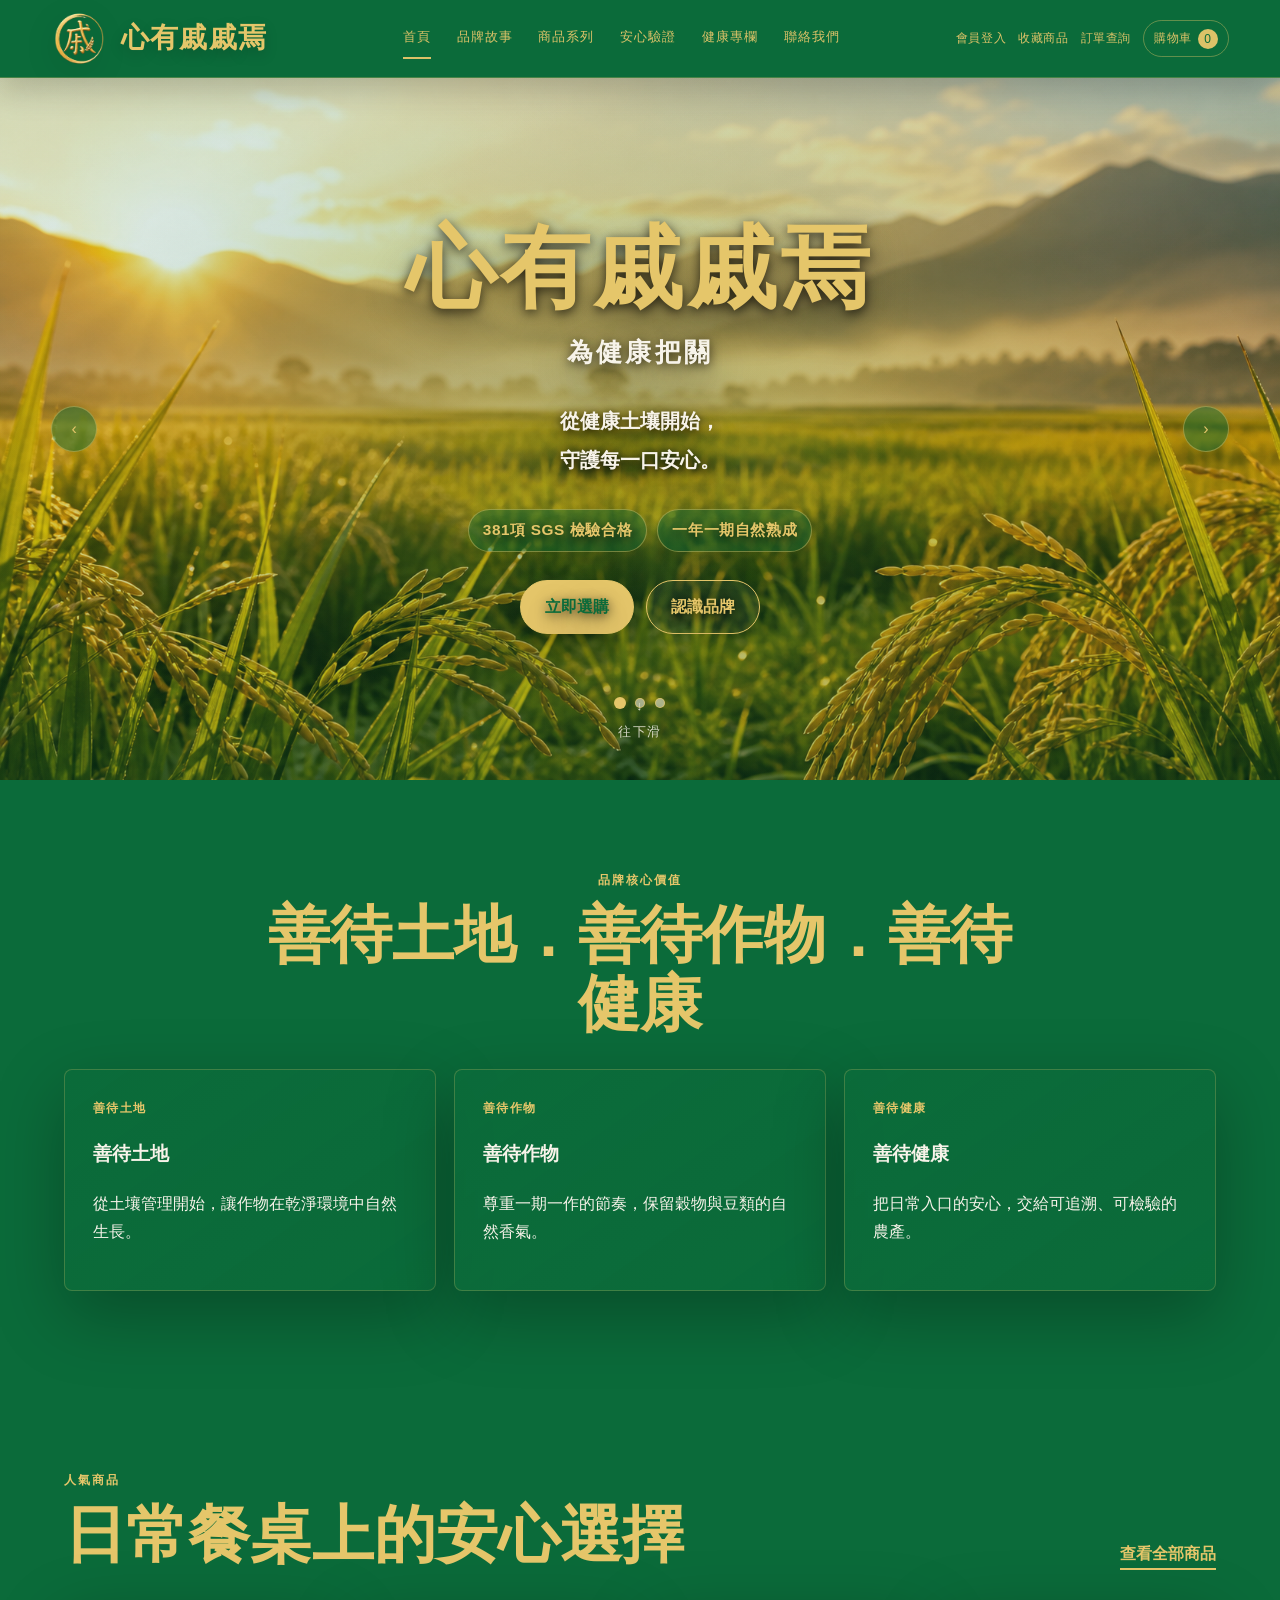
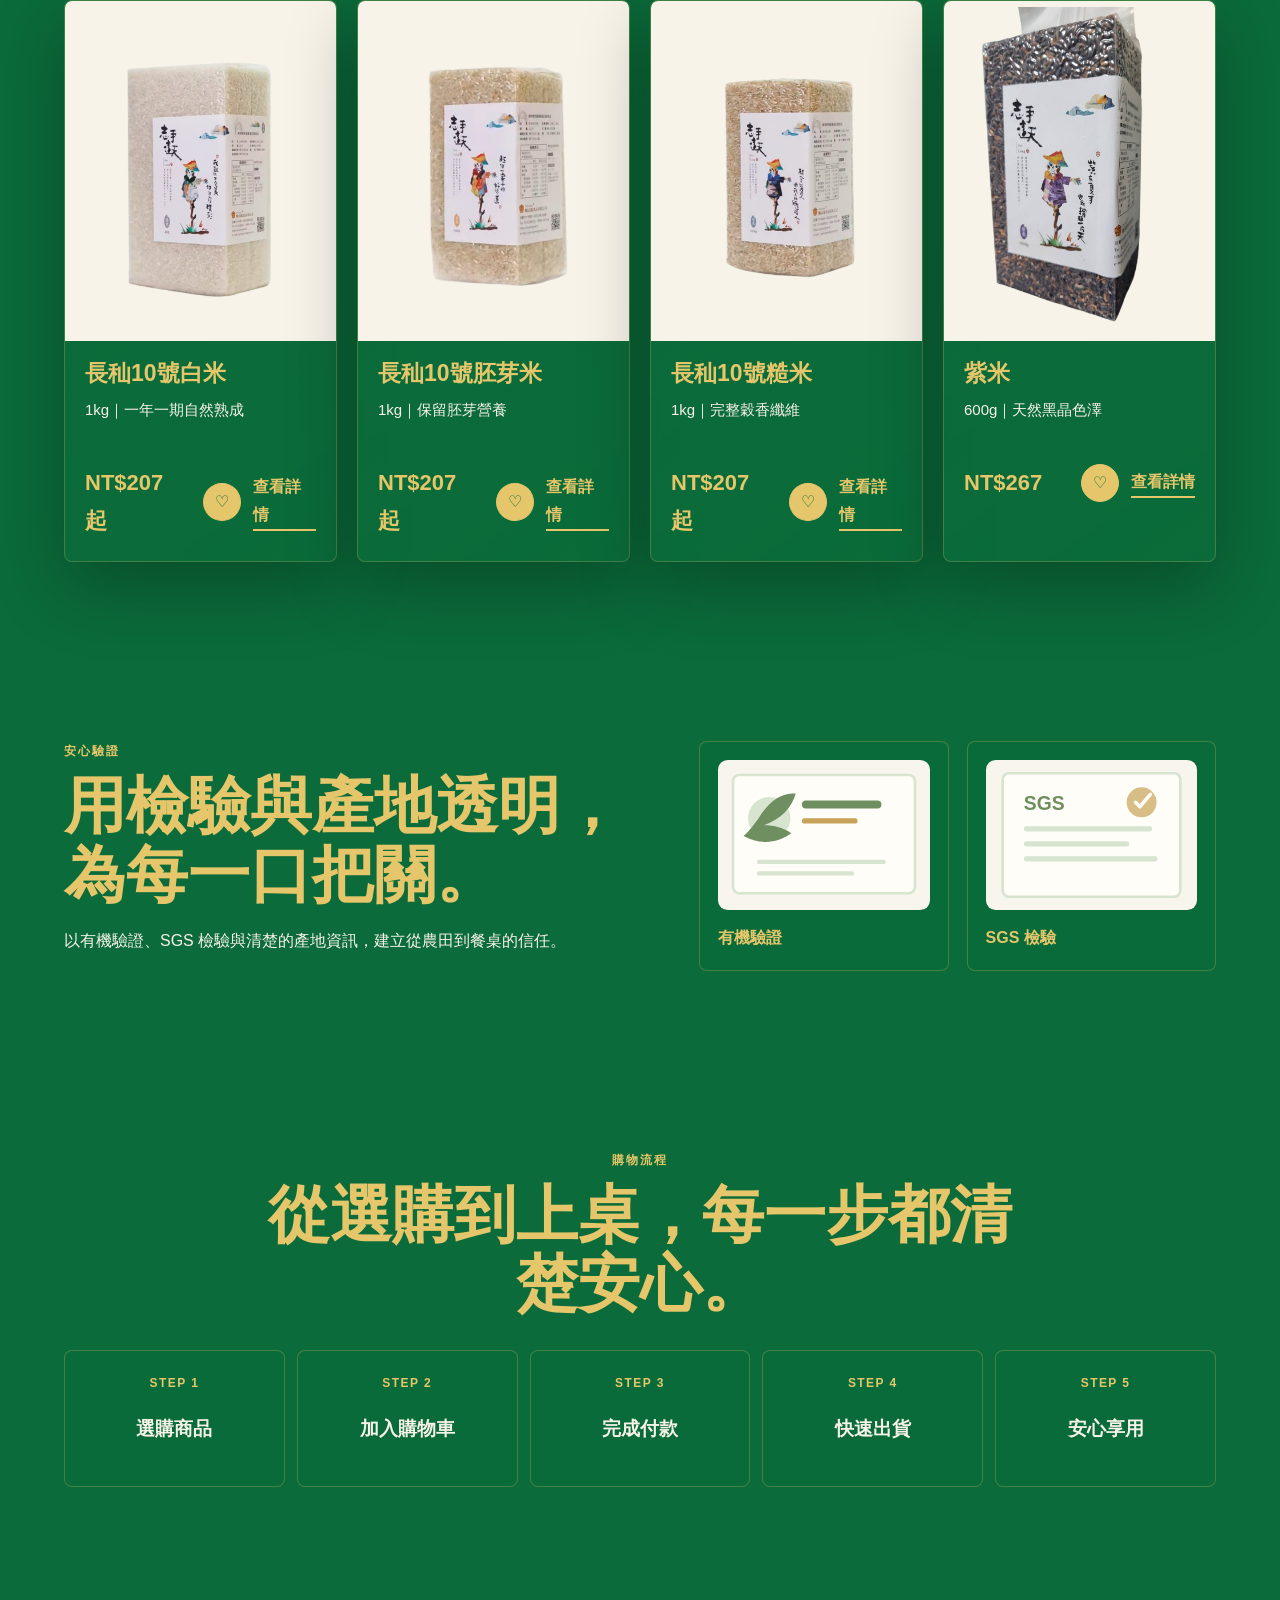
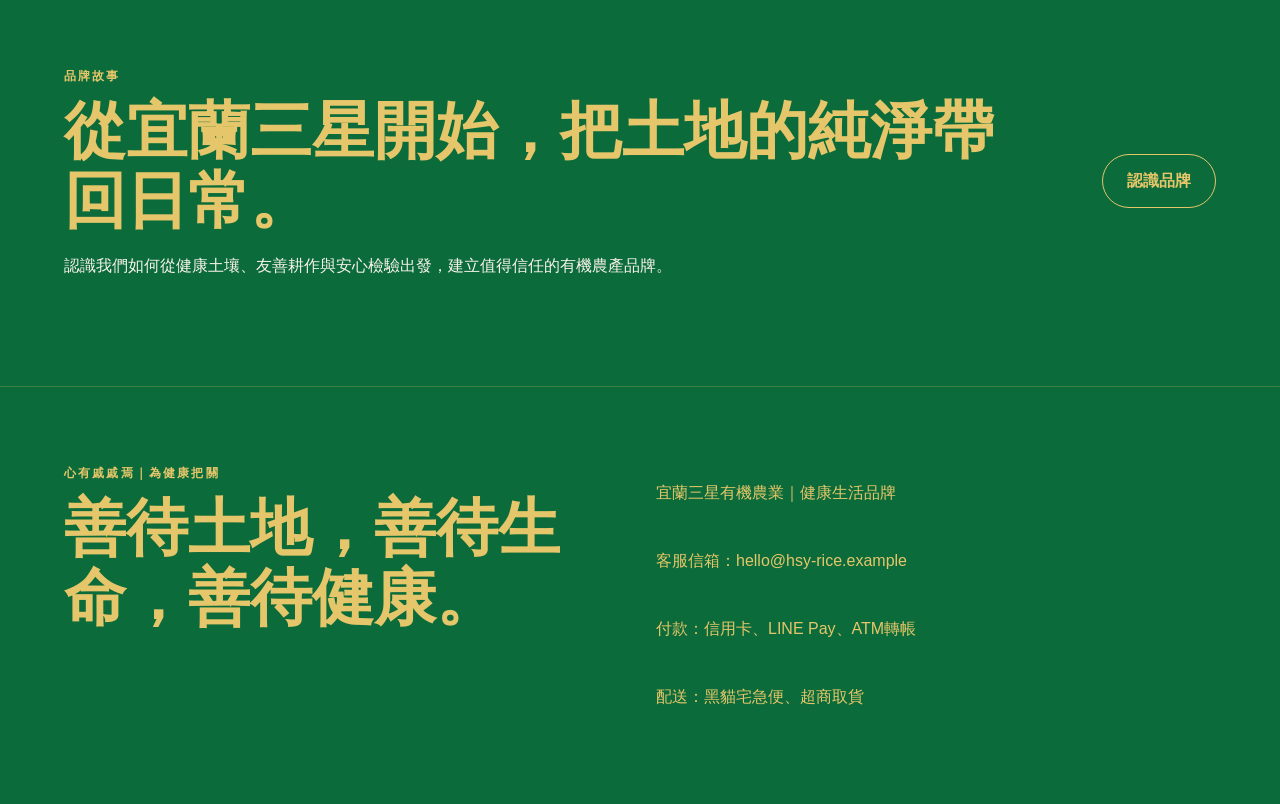
<file: index.html>
<!doctype html>
<html lang="zh-Hant">
  <head>
    <meta charset="UTF-8">
    <meta name="viewport" content="width=device-width, initial-scale=1.0">
    <title>心有戚戚焉｜為健康把關</title>
    <meta name="description" content="心有戚戚焉品牌電商網站原型，提供長秈10號系列、安心驗證、健康專欄與聯絡資訊。">
    <link rel="stylesheet" href="assets/css/styles.css?v=20260627-product-card-v3-2">
  </head>
  <body>
    <div id="app"></div>
    <script type="module" src="assets/js/app.js?v=20260627-card-price-spec"></script>
  </body>
</html>
</file>
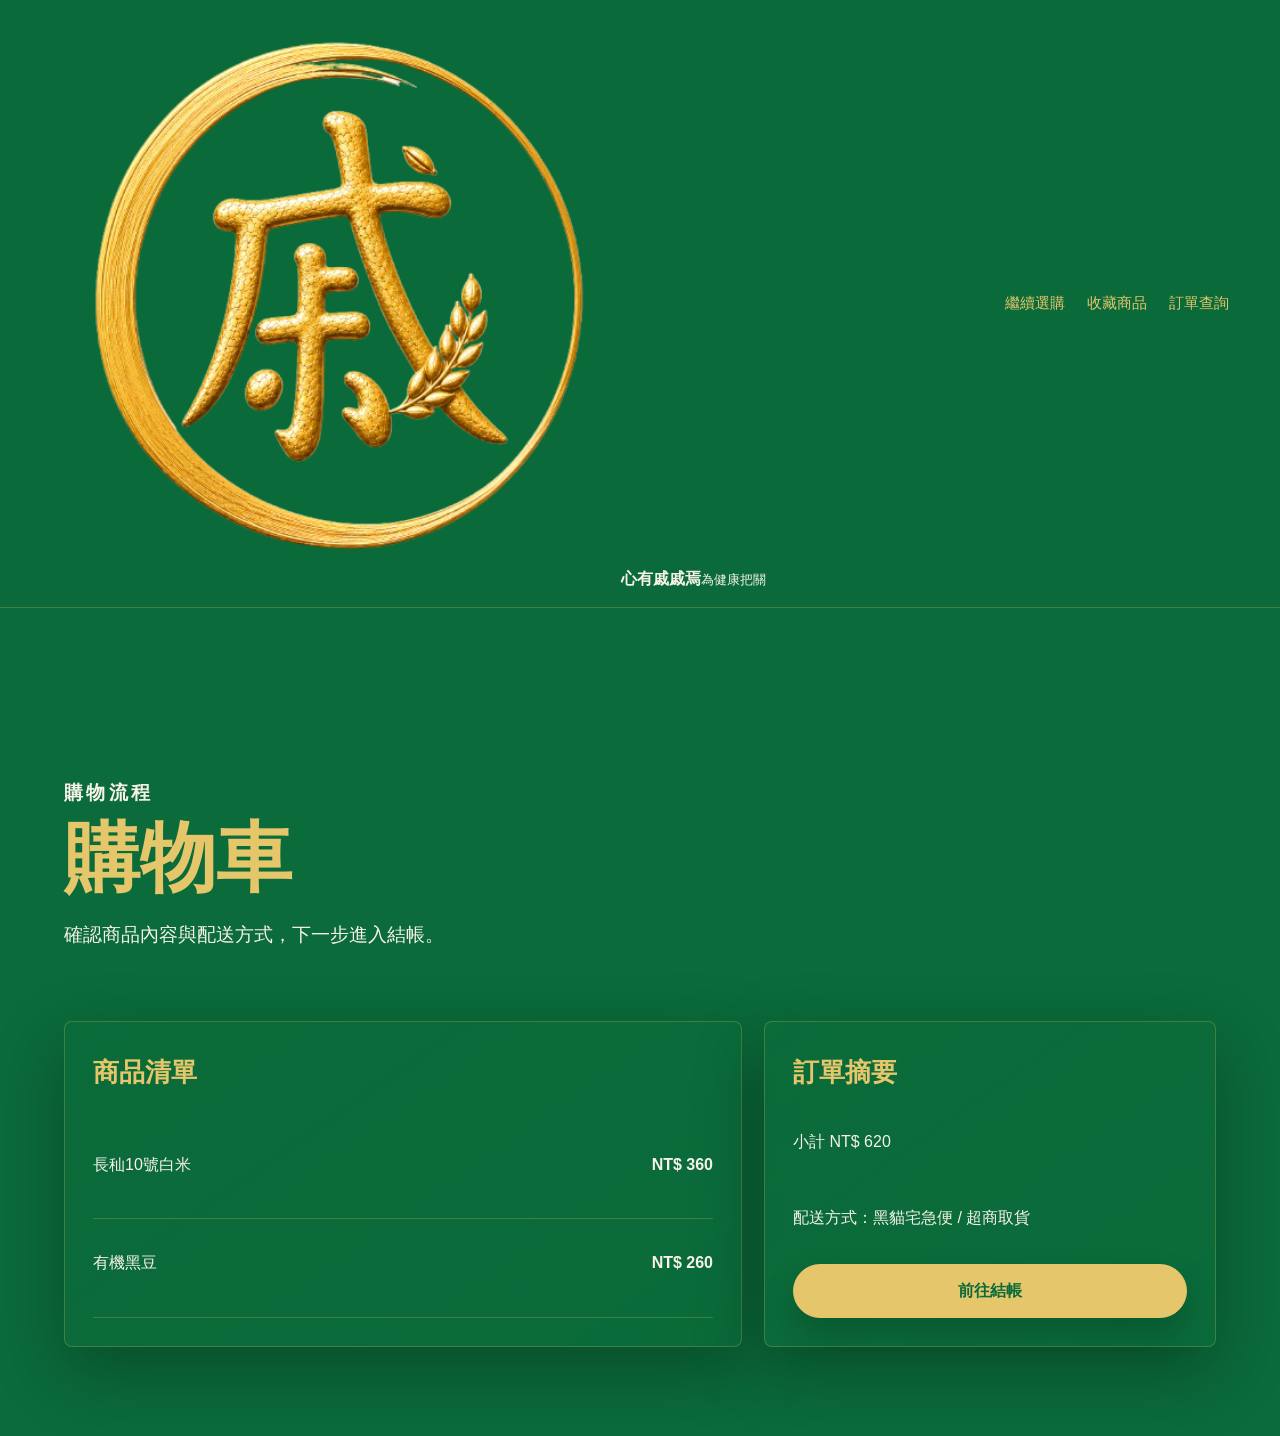
<file: cart.html>
<!doctype html>
<html lang="zh-Hant">
  <head>
    <meta charset="UTF-8">
    <meta name="viewport" content="width=device-width, initial-scale=1.0">
    <title>購物車｜心有戚戚焉</title>
    <link rel="stylesheet" href="assets/css/styles.css?v=20260609-5">
  </head>
  <body>
    <header class="product-template-header">
      <a class="brand-mark" href="index.html#/"><object class="brand-logo" data="assets/images/logo-qih-final-transparent.png?v=20260614-home-final" type="image/png"><span class="logo-fallback">心有戚戚焉</span></object><span><strong>心有戚戚焉</strong><small>為健康把關</small></span></a>
      <nav class="template-nav"><a href="index.html#/series">繼續選購</a><a href="favorites.html">收藏商品</a><a href="orders.html">訂單查詢</a></nav>
    </header>
    <main class="flow-page">
      <section class="flow-hero"><p class="eyebrow">購物流程</p><h1>購物車</h1><p>確認商品內容與配送方式，下一步進入結帳。</p></section>
      <section class="flow-layout">
        <div class="flow-panel"><h2>商品清單</h2><div class="cart-row"><span>長秈10號白米</span><strong>NT$ 360</strong></div><div class="cart-row"><span>有機黑豆</span><strong>NT$ 260</strong></div></div>
        <aside class="flow-summary"><h2>訂單摘要</h2><p>小計 NT$ 620</p><p>配送方式：黑貓宅急便 / 超商取貨</p><a class="button primary" href="checkout.html">前往結帳</a></aside>
      </section>
    </main>
  </body>
</html>
</file>
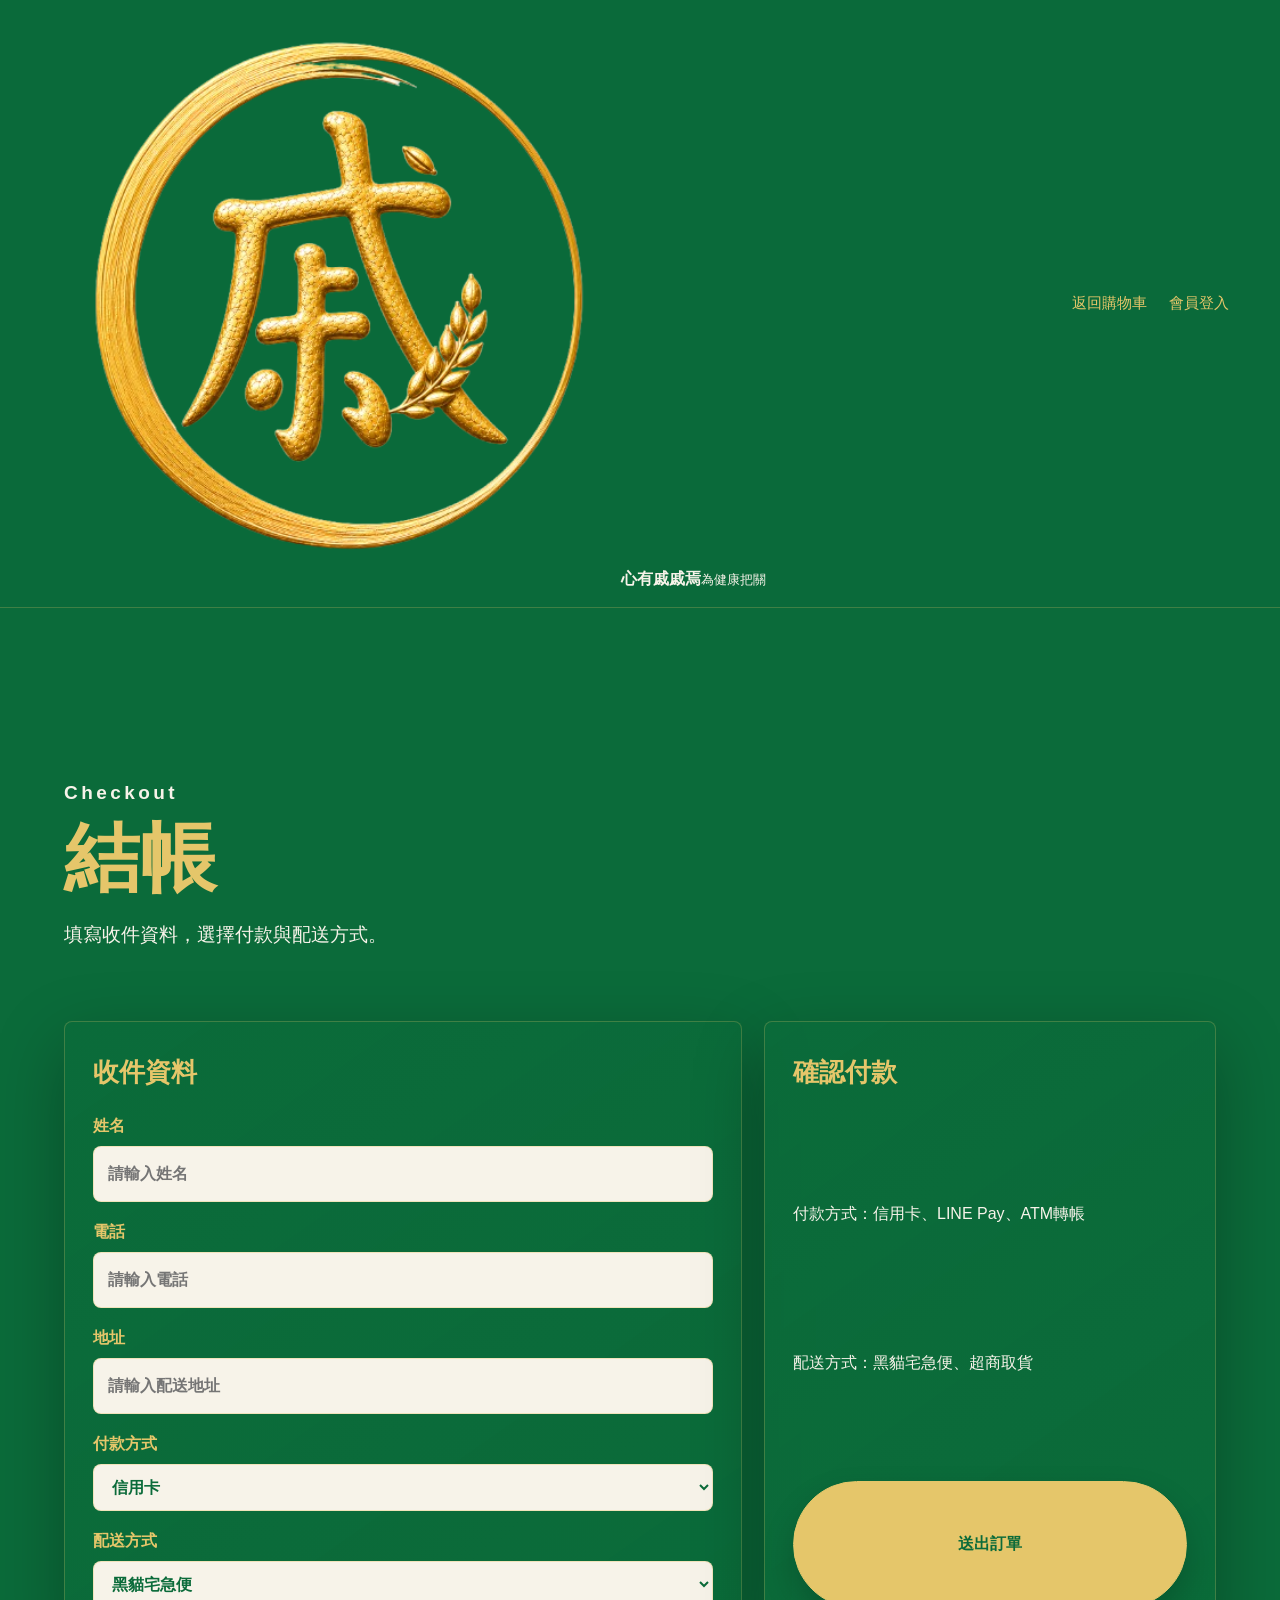
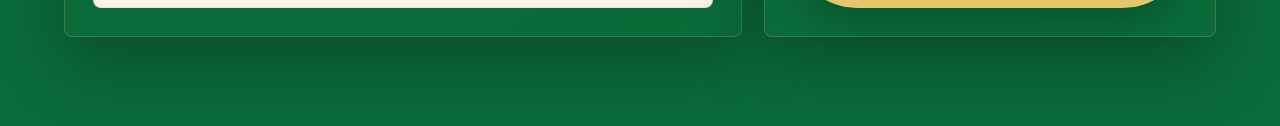
<file: checkout.html>
<!doctype html>
<html lang="zh-Hant">
  <head>
    <meta charset="UTF-8">
    <meta name="viewport" content="width=device-width, initial-scale=1.0">
    <title>結帳｜心有戚戚焉</title>
    <link rel="stylesheet" href="assets/css/styles.css?v=20260609-5">
  </head>
  <body>
    <header class="product-template-header">
      <a class="brand-mark" href="index.html#/"><object class="brand-logo" data="assets/images/logo-qih-final-transparent.png?v=20260614-home-final" type="image/png"><span class="logo-fallback">心有戚戚焉</span></object><span><strong>心有戚戚焉</strong><small>為健康把關</small></span></a>
      <nav class="template-nav"><a href="cart.html">返回購物車</a><a href="login.html">會員登入</a></nav>
    </header>
    <main class="flow-page">
      <section class="flow-hero"><p class="eyebrow">Checkout</p><h1>結帳</h1><p>填寫收件資料，選擇付款與配送方式。</p></section>
      <section class="flow-layout">
        <form class="flow-panel">
          <h2>收件資料</h2>
          <label>姓名<input type="text" placeholder="請輸入姓名"></label>
          <label>電話<input type="tel" placeholder="請輸入電話"></label>
          <label>地址<input type="text" placeholder="請輸入配送地址"></label>
          <label>付款方式<select><option>信用卡</option><option>LINE Pay</option><option>ATM轉帳</option></select></label>
          <label>配送方式<select><option>黑貓宅急便</option><option>超商取貨</option></select></label>
        </form>
        <aside class="flow-summary"><h2>確認付款</h2><p>付款方式：信用卡、LINE Pay、ATM轉帳</p><p>配送方式：黑貓宅急便、超商取貨</p><a class="button primary" href="order-complete.html">送出訂單</a></aside>
      </section>
    </main>
  </body>
</html>
</file>
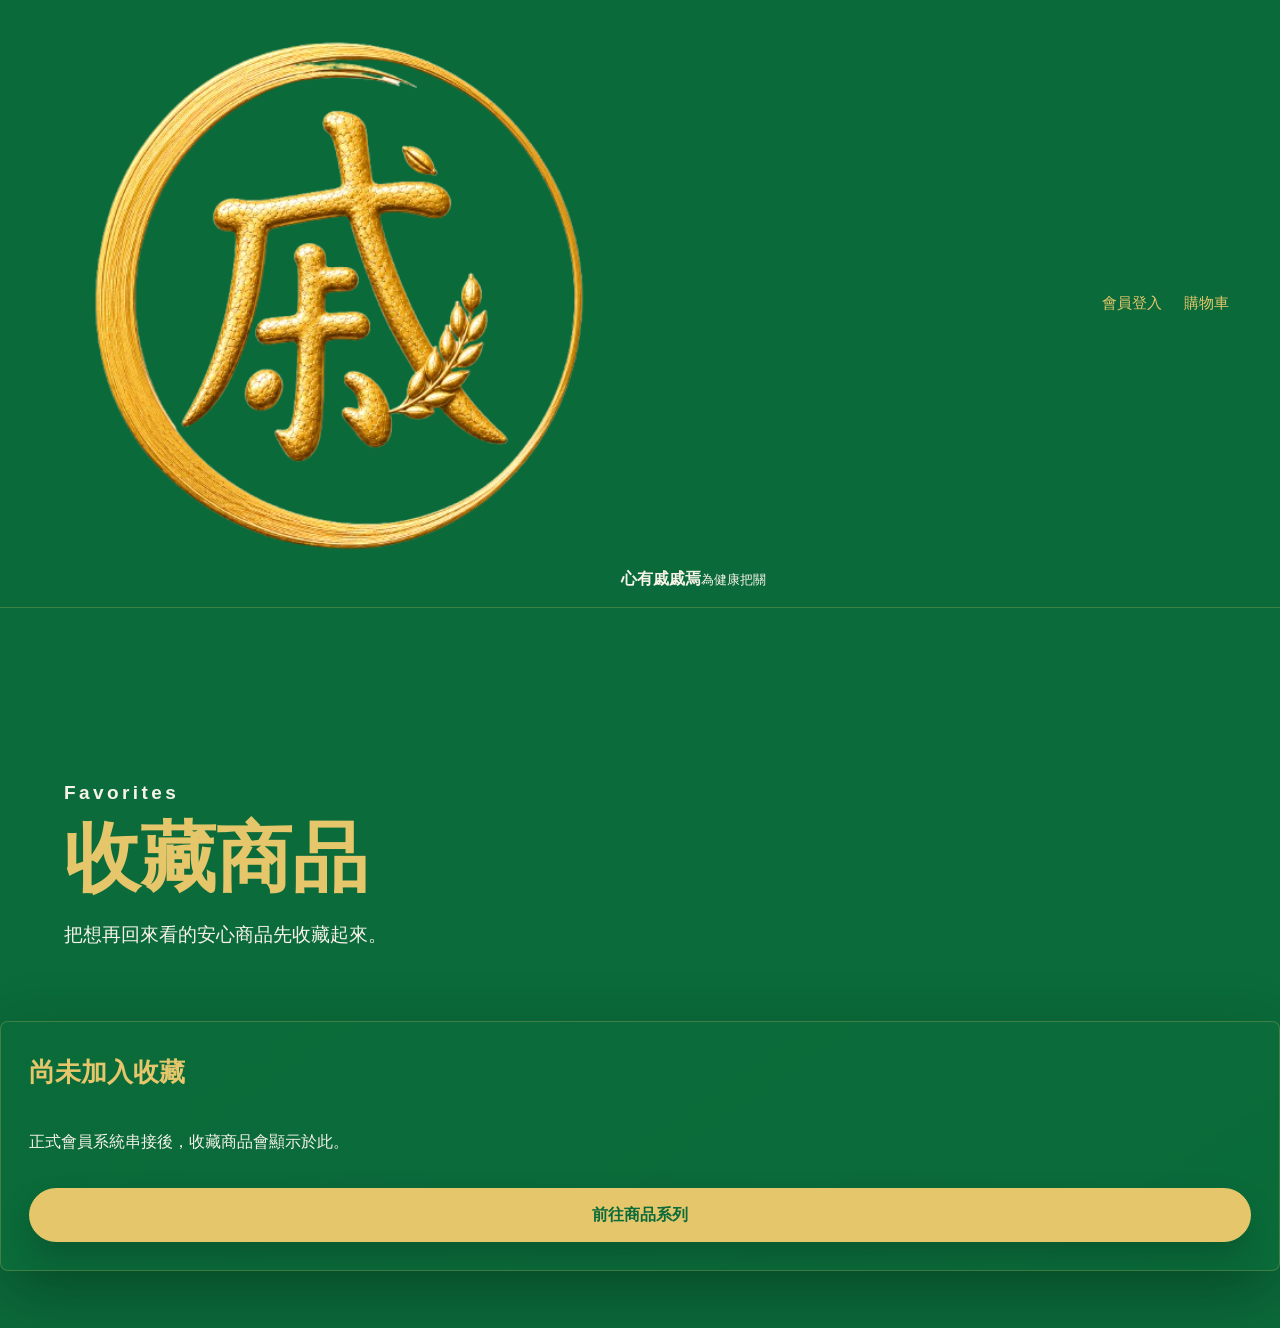
<file: favorites.html>
<!doctype html>
<html lang="zh-Hant">
  <head>
    <meta charset="UTF-8">
    <meta name="viewport" content="width=device-width, initial-scale=1.0">
    <title>收藏商品｜心有戚戚焉</title>
    <link rel="stylesheet" href="assets/css/styles.css?v=20260609-5">
  </head>
  <body>
    <header class="product-template-header">
      <a class="brand-mark" href="index.html#/"><object class="brand-logo" data="assets/images/logo-qih-final-transparent.png?v=20260614-home-final" type="image/png"><span class="logo-fallback">心有戚戚焉</span></object><span><strong>心有戚戚焉</strong><small>為健康把關</small></span></a>
      <nav class="template-nav"><a href="login.html">會員登入</a><a href="cart.html">購物車</a></nav>
    </header>
    <main class="flow-page">
      <section class="flow-hero"><p class="eyebrow">Favorites</p><h1>收藏商品</h1><p>把想再回來看的安心商品先收藏起來。</p></section>
      <section class="flow-panel"><h2>尚未加入收藏</h2><p>正式會員系統串接後，收藏商品會顯示於此。</p><a class="button primary" href="index.html#/series">前往商品系列</a></section>
    </main>
  </body>
</html>
</file>
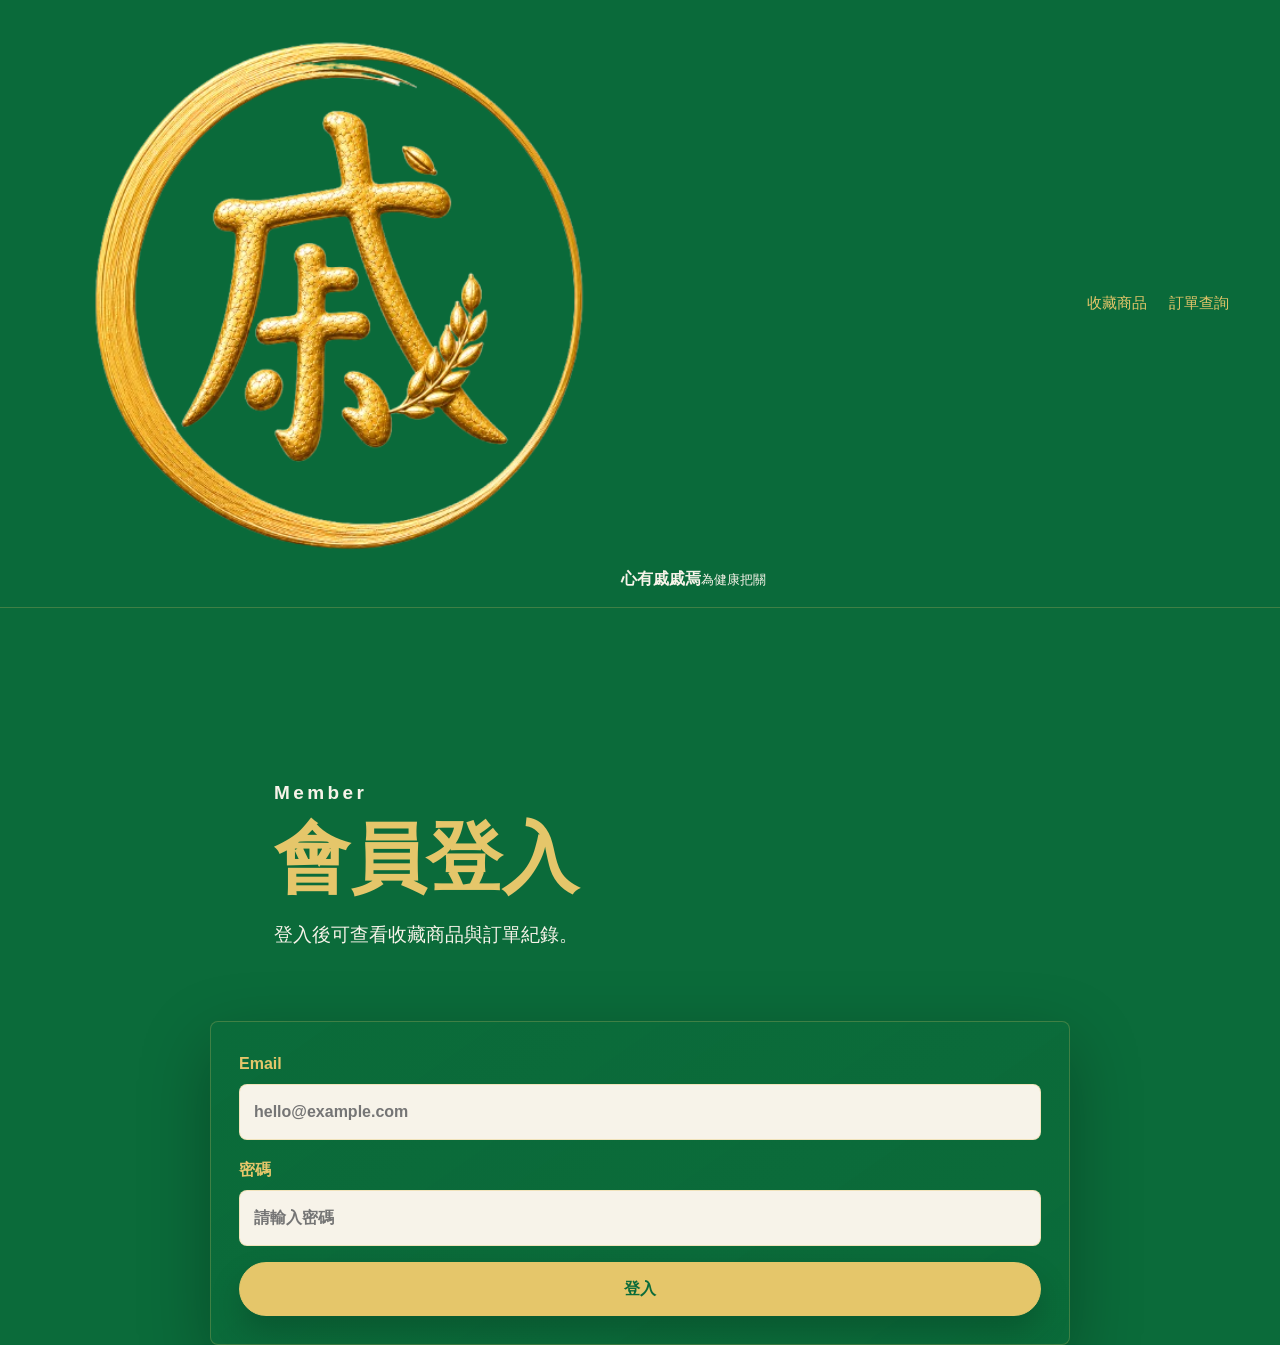
<file: login.html>
<!doctype html>
<html lang="zh-Hant">
  <head>
    <meta charset="UTF-8">
    <meta name="viewport" content="width=device-width, initial-scale=1.0">
    <title>會員登入｜心有戚戚焉</title>
    <link rel="stylesheet" href="assets/css/styles.css?v=20260609-5">
  </head>
  <body>
    <header class="product-template-header">
      <a class="brand-mark" href="index.html#/"><object class="brand-logo" data="assets/images/logo-qih-final-transparent.png?v=20260614-home-final" type="image/png"><span class="logo-fallback">心有戚戚焉</span></object><span><strong>心有戚戚焉</strong><small>為健康把關</small></span></a>
      <nav class="template-nav"><a href="favorites.html">收藏商品</a><a href="orders.html">訂單查詢</a></nav>
    </header>
    <main class="flow-page narrow">
      <section class="flow-hero"><p class="eyebrow">Member</p><h1>會員登入</h1><p>登入後可查看收藏商品與訂單紀錄。</p></section>
      <form class="flow-panel"><label>Email<input type="email" placeholder="hello@example.com"></label><label>密碼<input type="password" placeholder="請輸入密碼"></label><button class="button primary" type="button">登入</button></form>
    </main>
  </body>
</html>
</file>
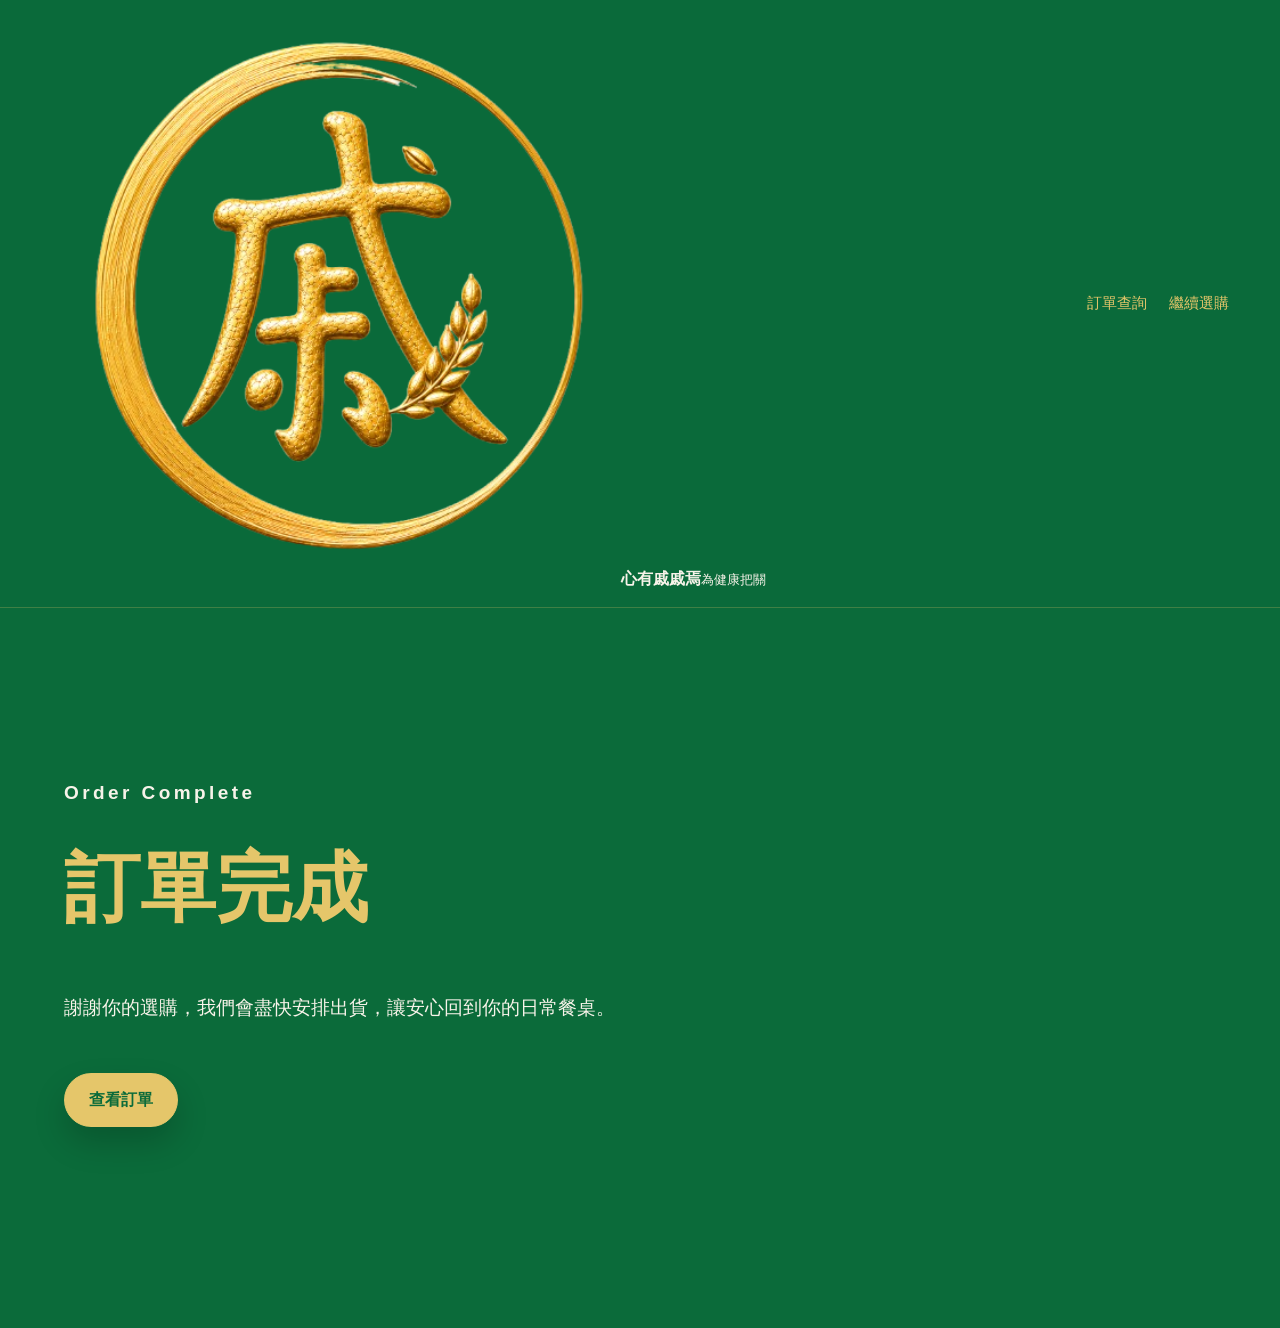
<file: order-complete.html>
<!doctype html>
<html lang="zh-Hant">
  <head>
    <meta charset="UTF-8">
    <meta name="viewport" content="width=device-width, initial-scale=1.0">
    <title>訂單完成｜心有戚戚焉</title>
    <link rel="stylesheet" href="assets/css/styles.css?v=20260609-5">
  </head>
  <body>
    <header class="product-template-header">
      <a class="brand-mark" href="index.html#/"><object class="brand-logo" data="assets/images/logo-qih-final-transparent.png?v=20260614-home-final" type="image/png"><span class="logo-fallback">心有戚戚焉</span></object><span><strong>心有戚戚焉</strong><small>為健康把關</small></span></a>
      <nav class="template-nav"><a href="orders.html">訂單查詢</a><a href="index.html#/series">繼續選購</a></nav>
    </header>
    <main class="flow-page">
      <section class="flow-hero complete"><p class="eyebrow">Order Complete</p><h1>訂單完成</h1><p>謝謝你的選購，我們會盡快安排出貨，讓安心回到你的日常餐桌。</p><a class="button primary" href="orders.html">查看訂單</a></section>
    </main>
  </body>
</html>
</file>
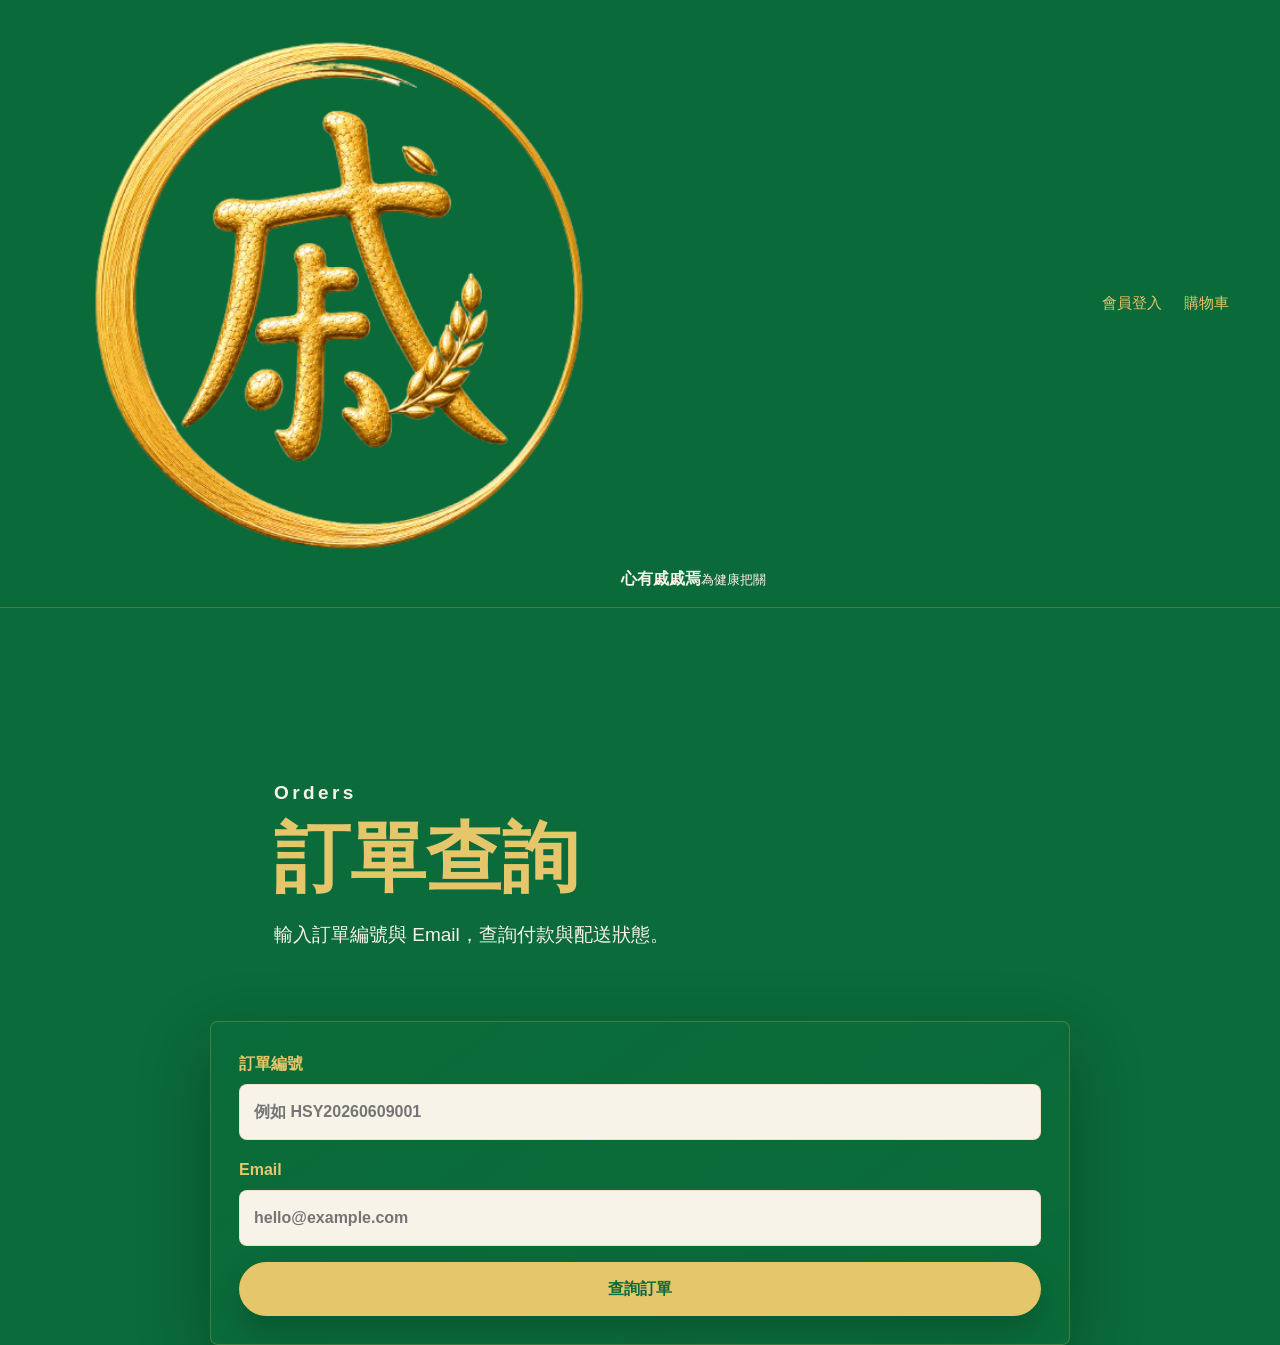
<file: orders.html>
<!doctype html>
<html lang="zh-Hant">
  <head>
    <meta charset="UTF-8">
    <meta name="viewport" content="width=device-width, initial-scale=1.0">
    <title>訂單查詢｜心有戚戚焉</title>
    <link rel="stylesheet" href="assets/css/styles.css?v=20260609-5">
  </head>
  <body>
    <header class="product-template-header">
      <a class="brand-mark" href="index.html#/"><object class="brand-logo" data="assets/images/logo-qih-final-transparent.png?v=20260614-home-final" type="image/png"><span class="logo-fallback">心有戚戚焉</span></object><span><strong>心有戚戚焉</strong><small>為健康把關</small></span></a>
      <nav class="template-nav"><a href="login.html">會員登入</a><a href="cart.html">購物車</a></nav>
    </header>
    <main class="flow-page narrow">
      <section class="flow-hero"><p class="eyebrow">Orders</p><h1>訂單查詢</h1><p>輸入訂單編號與 Email，查詢付款與配送狀態。</p></section>
      <form class="flow-panel"><label>訂單編號<input type="text" placeholder="例如 HSY20260609001"></label><label>Email<input type="email" placeholder="hello@example.com"></label><button class="button primary" type="button">查詢訂單</button></form>
    </main>
  </body>
</html>
</file>
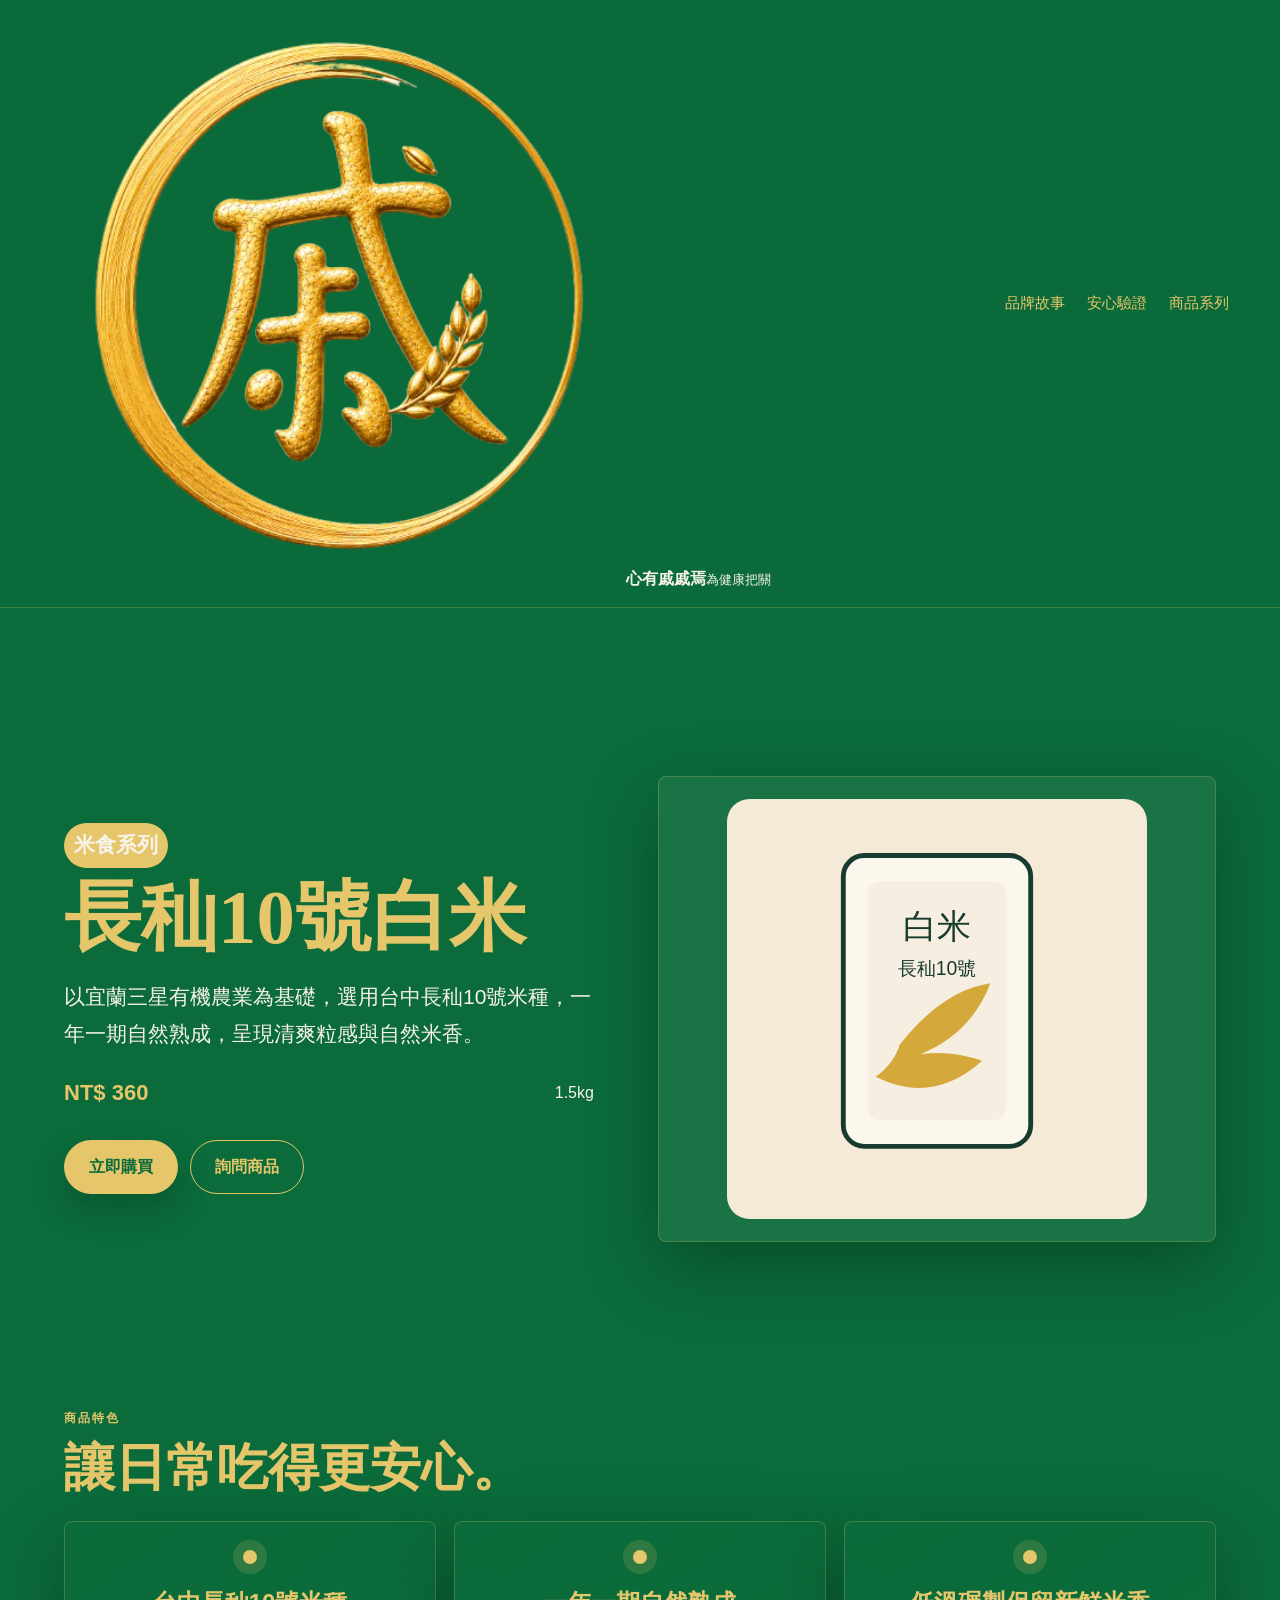
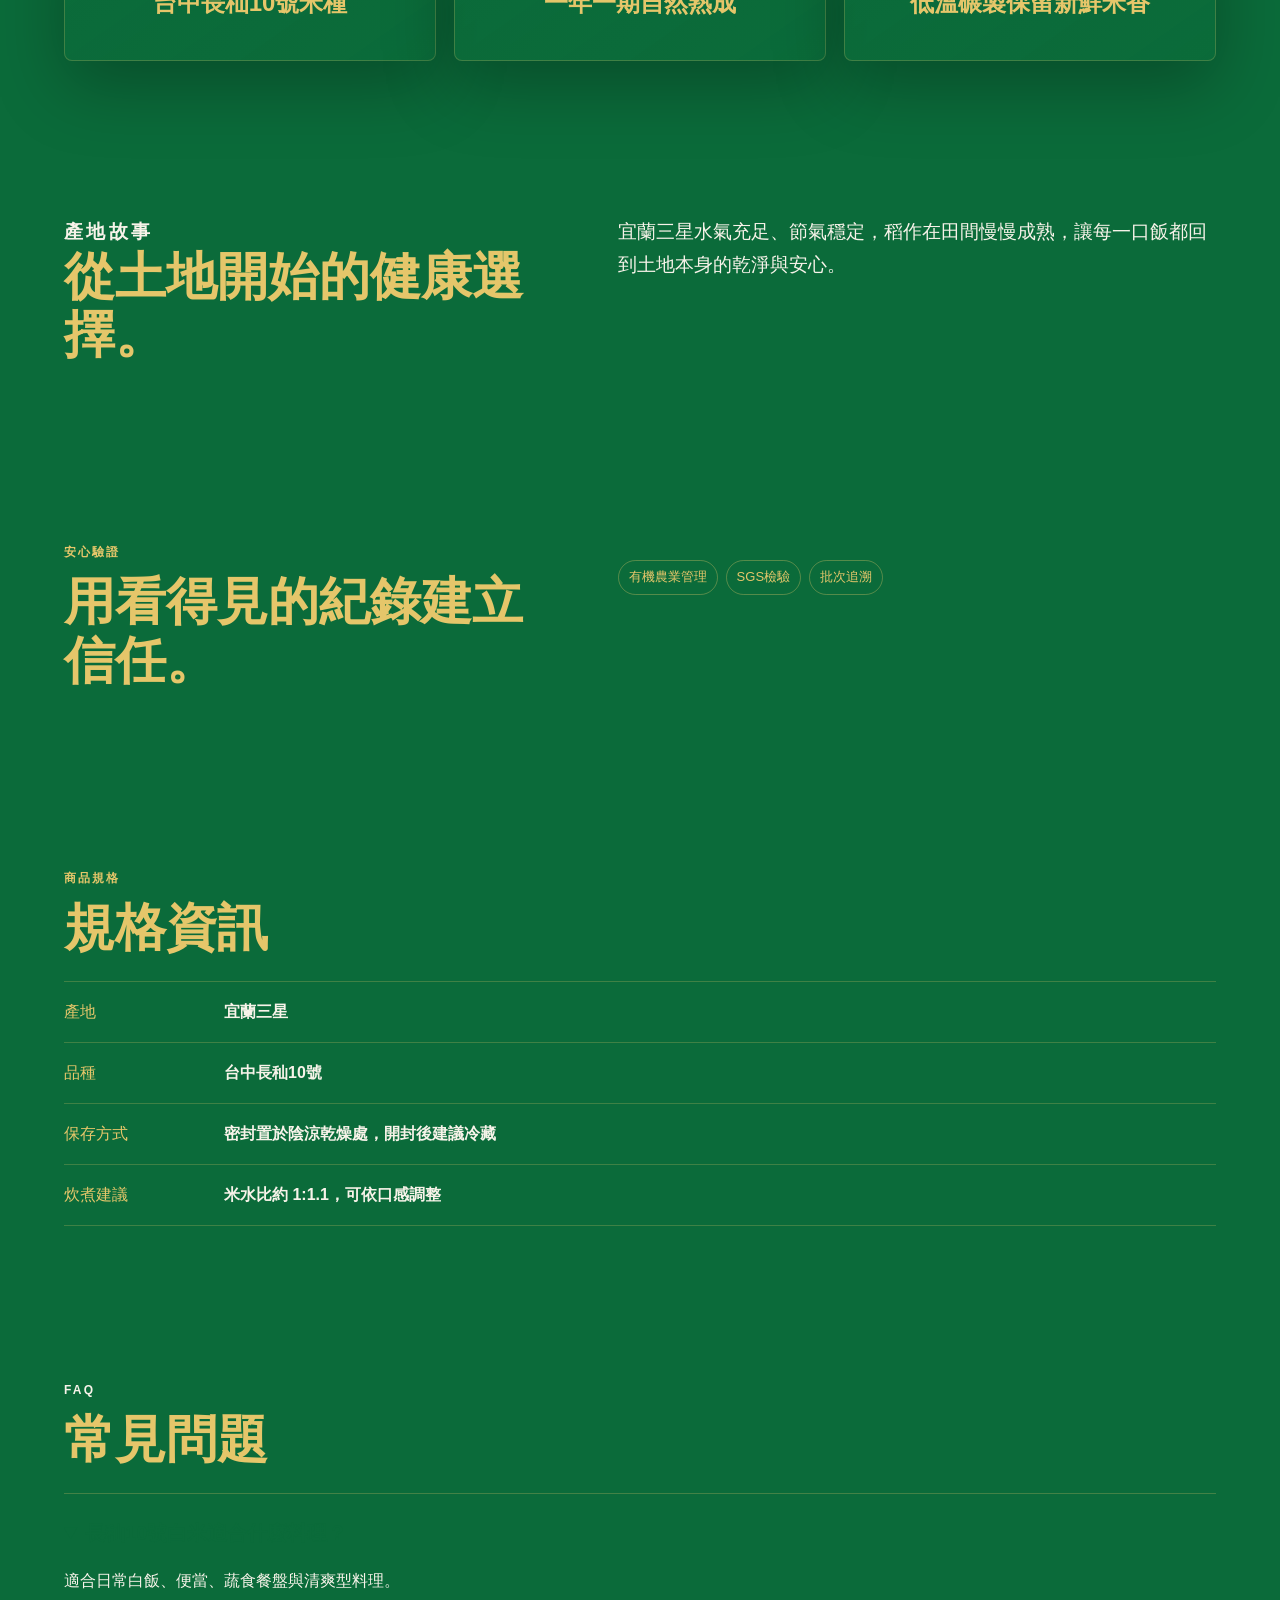
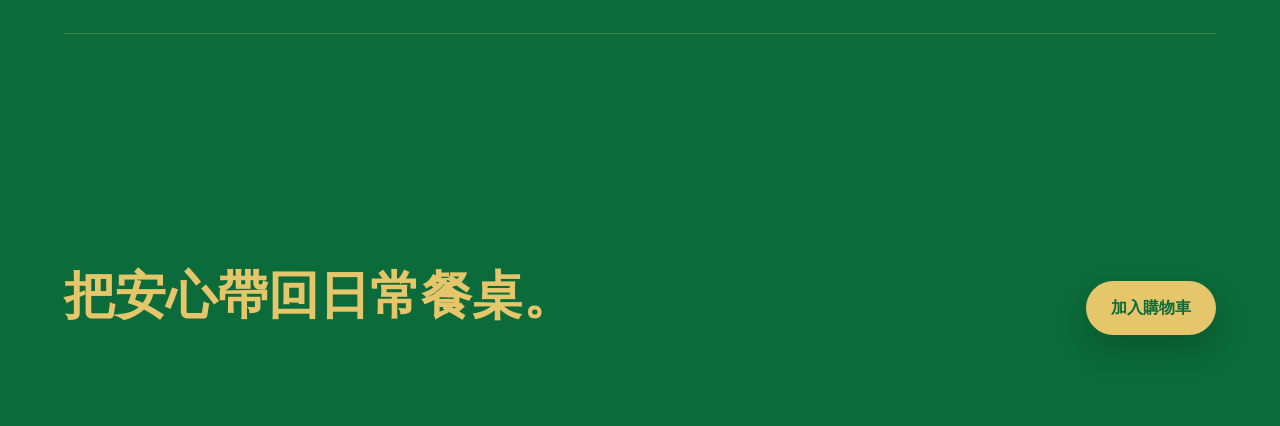
<file: products/hs10-white-rice.html>
<!doctype html>
<html lang="zh-Hant">
  <head>
    <meta charset="UTF-8">
    <meta name="viewport" content="width=device-width, initial-scale=1.0">
    <title>長秈10號白米｜心有戚戚焉 為健康把關</title>
    <meta name="description" content="宜蘭三星有機農業培育的長秈10號白米，一年一期自然熟成，清爽粒感、安心檢驗、批次追溯。">
    <meta property="og:title" content="長秈10號白米｜心有戚戚焉">
    <meta property="og:description" content="一年一期自然熟成，清爽粒感、安心檢驗、批次追溯。">
    <meta property="og:type" content="product">
    <meta property="og:image" content="../assets/images/product-premium.svg">
    <link rel="stylesheet" href="../assets/css/styles.css?v=20260609-5">
  </head>
  <body>
    <header class="product-template-header">
      <a class="brand-mark" href="../index.html#/">
        <object class="brand-logo" data="../assets/images/logo-qih-final-transparent.png?v=20260614-home-final" type="image/png" aria-label="心有戚戚焉正式Logo"><span class="logo-fallback">心有戚戚焉</span></object>
        <span><strong>心有戚戚焉</strong><small>為健康把關</small></span>
      </a>
      <nav class="template-nav"><a href="../index.html#/story">品牌故事</a><a href="../index.html#/verification">安心驗證</a><a href="../index.html#/series">商品系列</a></nav>
    </header>
    <main class="product-template">
      <section class="template-product-hero">
        <div class="template-product-copy">
          <p class="badge">米食系列</p>
          <h1>長秈10號白米</h1>
          <p>以宜蘭三星有機農業為基礎，選用台中長秈10號米種，一年一期自然熟成，呈現清爽粒感與自然米香。</p>
          <div class="price-line"><strong>NT$ 360</strong><span>1.5kg</span></div>
          <div class="detail-actions"><a class="button primary" href="#purchase">立即購買</a><a class="button secondary" href="../index.html#/contact">詢問商品</a></div>
        </div>
        <div class="template-product-media"><img src="../assets/images/product-premium.svg" alt="長秈10號白米"></div>
      </section>
      <section class="template-section">
        <p class="eyebrow">商品特色</p>
        <h2>讓日常吃得更安心。</h2>
        <div class="feature-cards"><article><span></span><h3>台中長秈10號米種</h3></article><article><span></span><h3>一年一期自然熟成</h3></article><article><span></span><h3>低溫碾製保留新鮮米香</h3></article></div>
      </section>
      <section class="template-section two-column"><div><p class="eyebrow">產地故事</p><h2>從土地開始的健康選擇。</h2></div><p>宜蘭三星水氣充足、節氣穩定，稻作在田間慢慢成熟，讓每一口飯都回到土地本身的乾淨與安心。</p></section>
      <section class="template-section trust-block"><div><p class="eyebrow">安心驗證</p><h2>用看得見的紀錄建立信任。</h2></div><div class="verification-chips"><span>有機農業管理</span><span>SGS檢驗</span><span>批次追溯</span></div></section>
      <section class="template-section"><p class="eyebrow">商品規格</p><h2>規格資訊</h2><div class="spec-table"><div><span>產地</span><strong>宜蘭三星</strong></div><div><span>品種</span><strong>台中長秈10號</strong></div><div><span>保存方式</span><strong>密封置於陰涼乾燥處，開封後建議冷藏</strong></div><div><span>炊煮建議</span><strong>米水比約 1:1.1，可依口感調整</strong></div></div></section>
      <section class="template-section faq-section"><p class="eyebrow">FAQ</p><h2>常見問題</h2><details open><summary>長秈10號白米適合什麼料理？</summary><p>適合日常白飯、便當、蔬食餐盤與清爽型料理。</p></details><details><summary>需要浸泡嗎？</summary><p>可浸泡 15 至 20 分鐘，米飯口感會更穩定。</p></details></section>
      <section id="purchase" class="template-section purchase-cta"><h2>把安心帶回日常餐桌。</h2><a class="button primary" href="../index.html#/series">加入購物車</a></section>
    </main>
    <script type="application/ld+json">{"@context":"https://schema.org","@type":"Product","name":"長秈10號白米","description":"宜蘭三星有機農業培育的長秈10號白米，一年一期自然熟成，清爽粒感、安心檢驗、批次追溯。","image":"../assets/images/product-premium.svg","brand":{"@type":"Brand","name":"心有戚戚焉"},"offers":{"@type":"Offer","priceCurrency":"TWD","price":"360","availability":"https://schema.org/InStock"}}</script>
  </body>
</html>
</file>
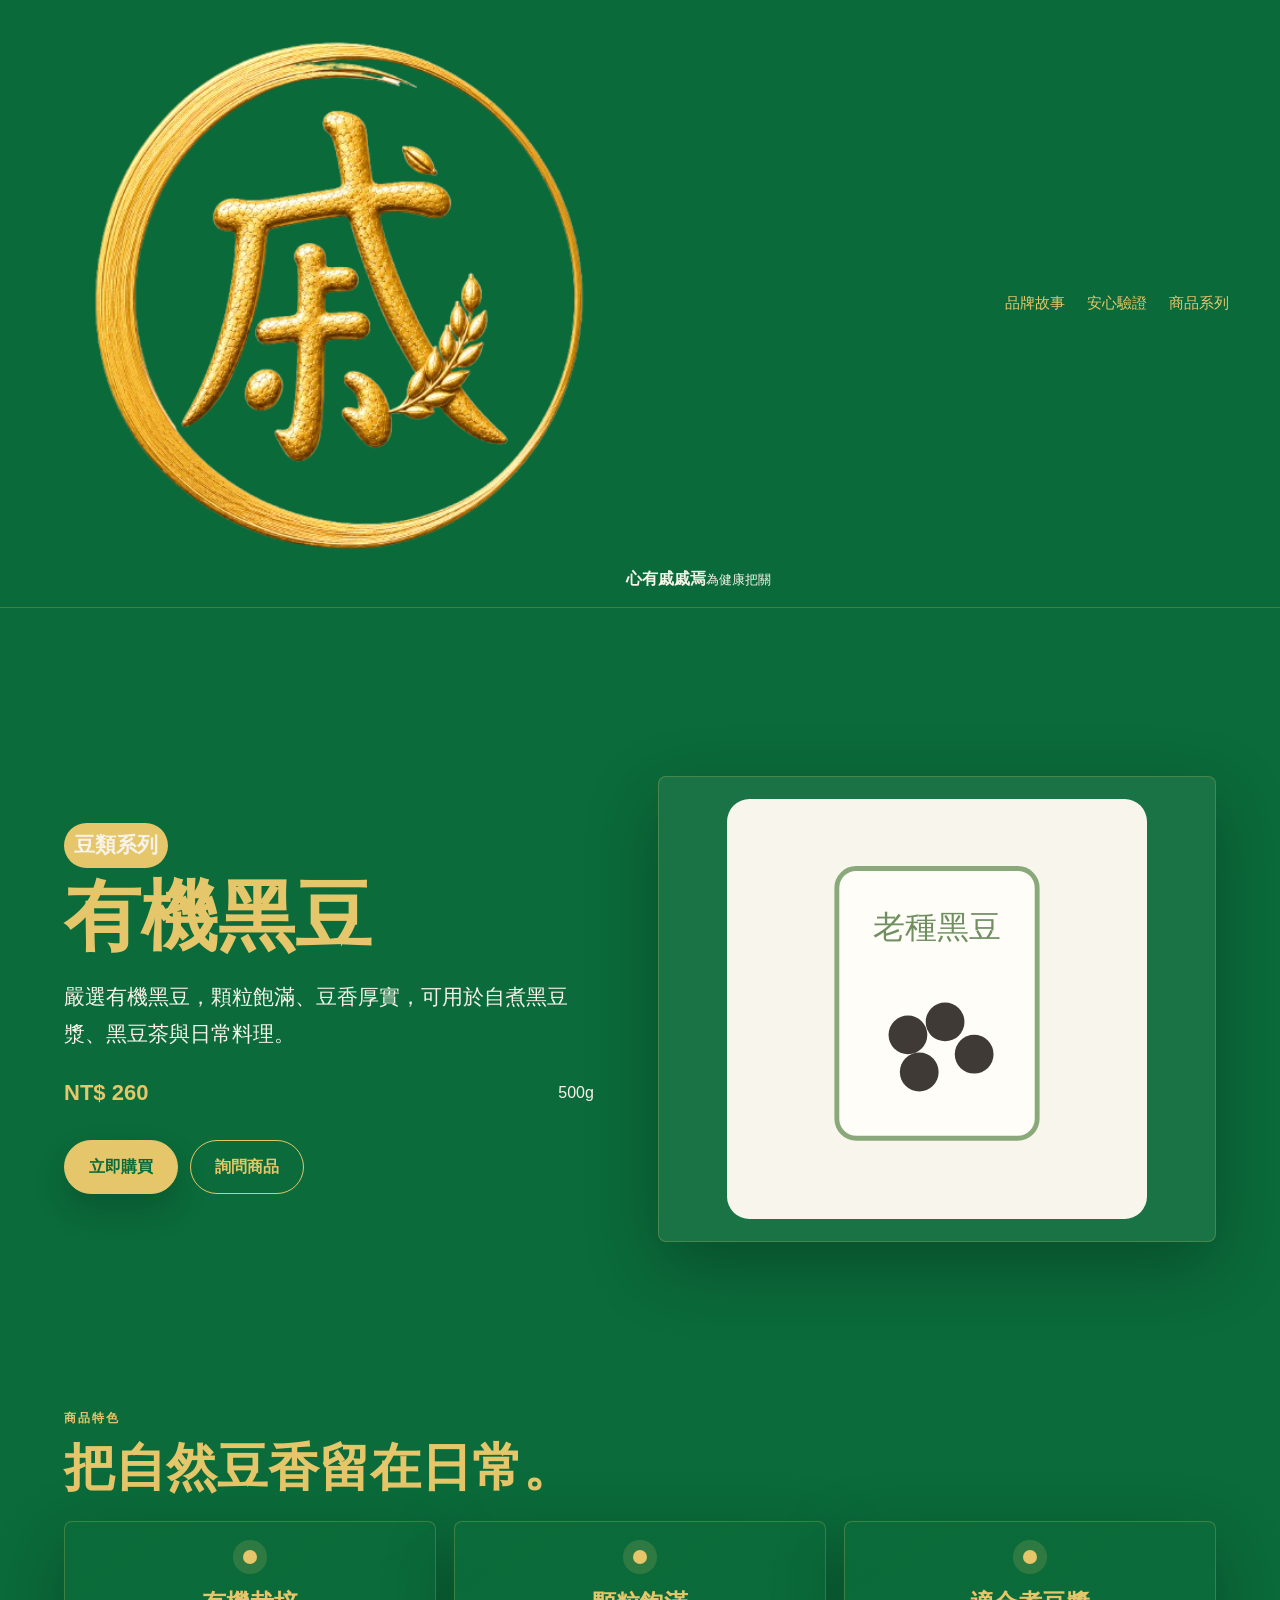
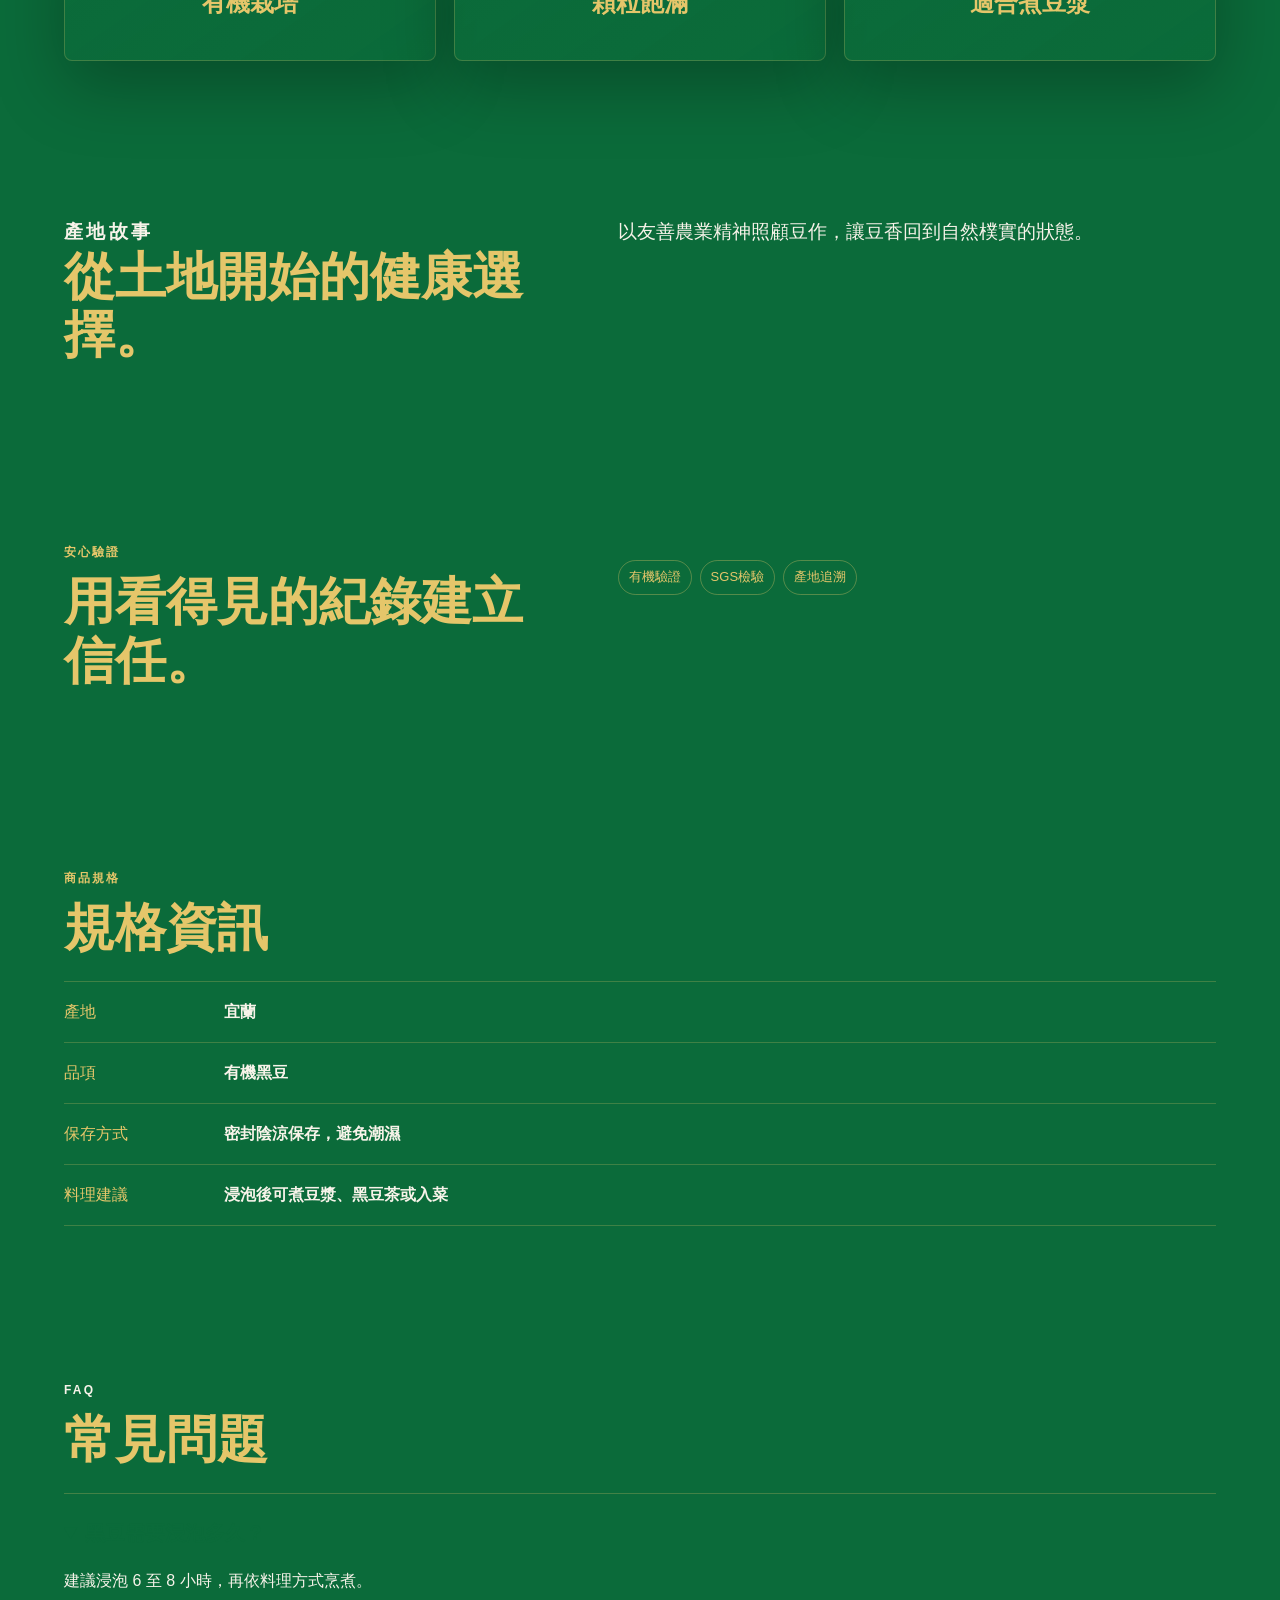
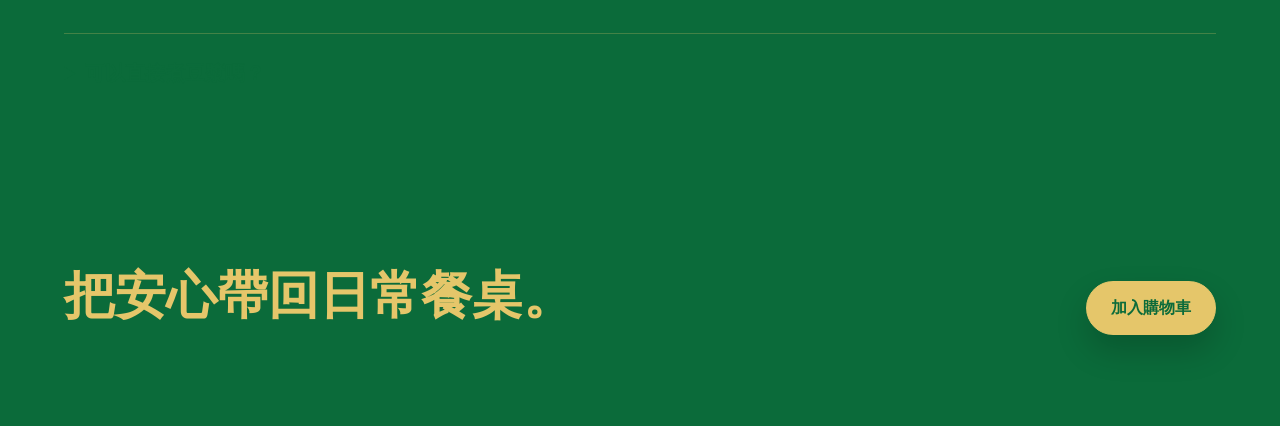
<file: products/organic-black-soybean.html>
<!doctype html>
<html lang="zh-Hant">
  <head>
    <meta charset="UTF-8">
    <meta name="viewport" content="width=device-width, initial-scale=1.0">
    <title>有機黑豆｜心有戚戚焉豆類系列</title>
    <meta name="description" content="有機黑豆顆粒飽滿、豆香厚實，適合自煮黑豆漿、黑豆茶與健康料理。">
    <meta property="og:title" content="有機黑豆｜心有戚戚焉">
    <meta property="og:description" content="顆粒飽滿、豆香厚實，適合自煮黑豆漿、黑豆茶與健康料理。">
    <meta property="og:type" content="product">
    <meta property="og:image" content="../assets/images/product-bean.svg">
    <link rel="stylesheet" href="../assets/css/styles.css?v=20260609-5">
  </head>
  <body>
    <header class="product-template-header">
      <a class="brand-mark" href="../index.html#/">
        <object class="brand-logo" data="../assets/images/logo-qih-final-transparent.png?v=20260614-home-final" type="image/png" aria-label="心有戚戚焉正式Logo"><span class="logo-fallback">心有戚戚焉</span></object>
        <span><strong>心有戚戚焉</strong><small>為健康把關</small></span>
      </a>
      <nav class="template-nav"><a href="../index.html#/story">品牌故事</a><a href="../index.html#/verification">安心驗證</a><a href="../index.html#/series">商品系列</a></nav>
    </header>
    <main class="product-template">
      <section class="template-product-hero">
        <div class="template-product-copy">
          <p class="badge">豆類系列</p>
          <h1>有機黑豆</h1>
          <p>嚴選有機黑豆，顆粒飽滿、豆香厚實，可用於自煮黑豆漿、黑豆茶與日常料理。</p>
          <div class="price-line"><strong>NT$ 260</strong><span>500g</span></div>
          <div class="detail-actions"><a class="button primary" href="#purchase">立即購買</a><a class="button secondary" href="../index.html#/contact">詢問商品</a></div>
        </div>
        <div class="template-product-media"><img src="../assets/images/product-bean.svg" alt="有機黑豆"></div>
      </section>
      <section class="template-section">
        <p class="eyebrow">商品特色</p>
        <h2>把自然豆香留在日常。</h2>
        <div class="feature-cards"><article><span></span><h3>有機栽培</h3></article><article><span></span><h3>顆粒飽滿</h3></article><article><span></span><h3>適合煮豆漿</h3></article></div>
      </section>
      <section class="template-section two-column"><div><p class="eyebrow">產地故事</p><h2>從土地開始的健康選擇。</h2></div><p>以友善農業精神照顧豆作，讓豆香回到自然樸實的狀態。</p></section>
      <section class="template-section trust-block"><div><p class="eyebrow">安心驗證</p><h2>用看得見的紀錄建立信任。</h2></div><div class="verification-chips"><span>有機驗證</span><span>SGS檢驗</span><span>產地追溯</span></div></section>
      <section class="template-section"><p class="eyebrow">商品規格</p><h2>規格資訊</h2><div class="spec-table"><div><span>產地</span><strong>宜蘭</strong></div><div><span>品項</span><strong>有機黑豆</strong></div><div><span>保存方式</span><strong>密封陰涼保存，避免潮濕</strong></div><div><span>料理建議</span><strong>浸泡後可煮豆漿、黑豆茶或入菜</strong></div></div></section>
      <section class="template-section faq-section"><p class="eyebrow">FAQ</p><h2>常見問題</h2><details open><summary>黑豆需要浸泡多久？</summary><p>建議浸泡 6 至 8 小時，再依料理方式烹煮。</p></details><details><summary>可以直接煮豆漿嗎？</summary><p>可以，浸泡後清洗再打漿烹煮，豆香會更完整。</p></details></section>
      <section id="purchase" class="template-section purchase-cta"><h2>把安心帶回日常餐桌。</h2><a class="button primary" href="../index.html#/series">加入購物車</a></section>
    </main>
    <script type="application/ld+json">{"@context":"https://schema.org","@type":"Product","name":"有機黑豆","description":"有機黑豆顆粒飽滿、豆香厚實，適合自煮黑豆漿、黑豆茶與健康料理。","image":"../assets/images/product-bean.svg","brand":{"@type":"Brand","name":"心有戚戚焉"},"offers":{"@type":"Offer","priceCurrency":"TWD","price":"260","availability":"https://schema.org/InStock"}}</script>
  </body>
</html>
</file>
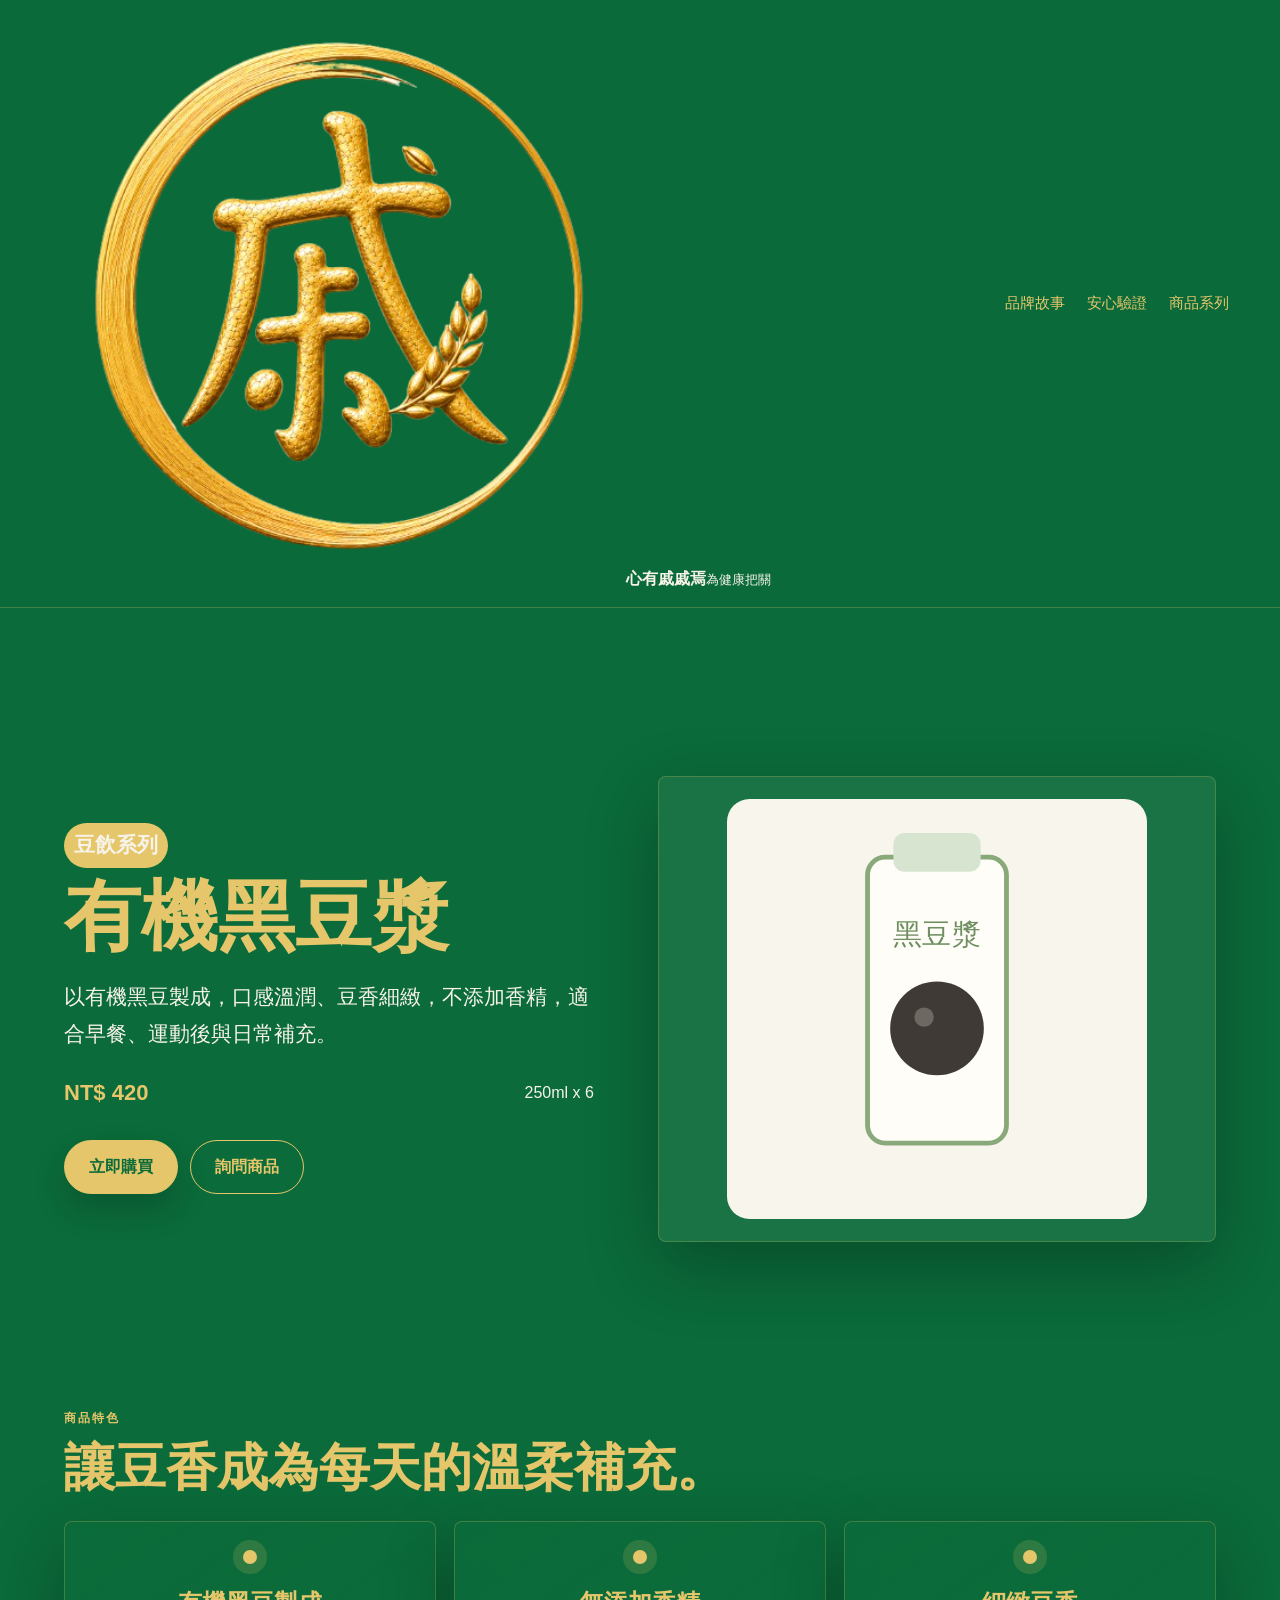
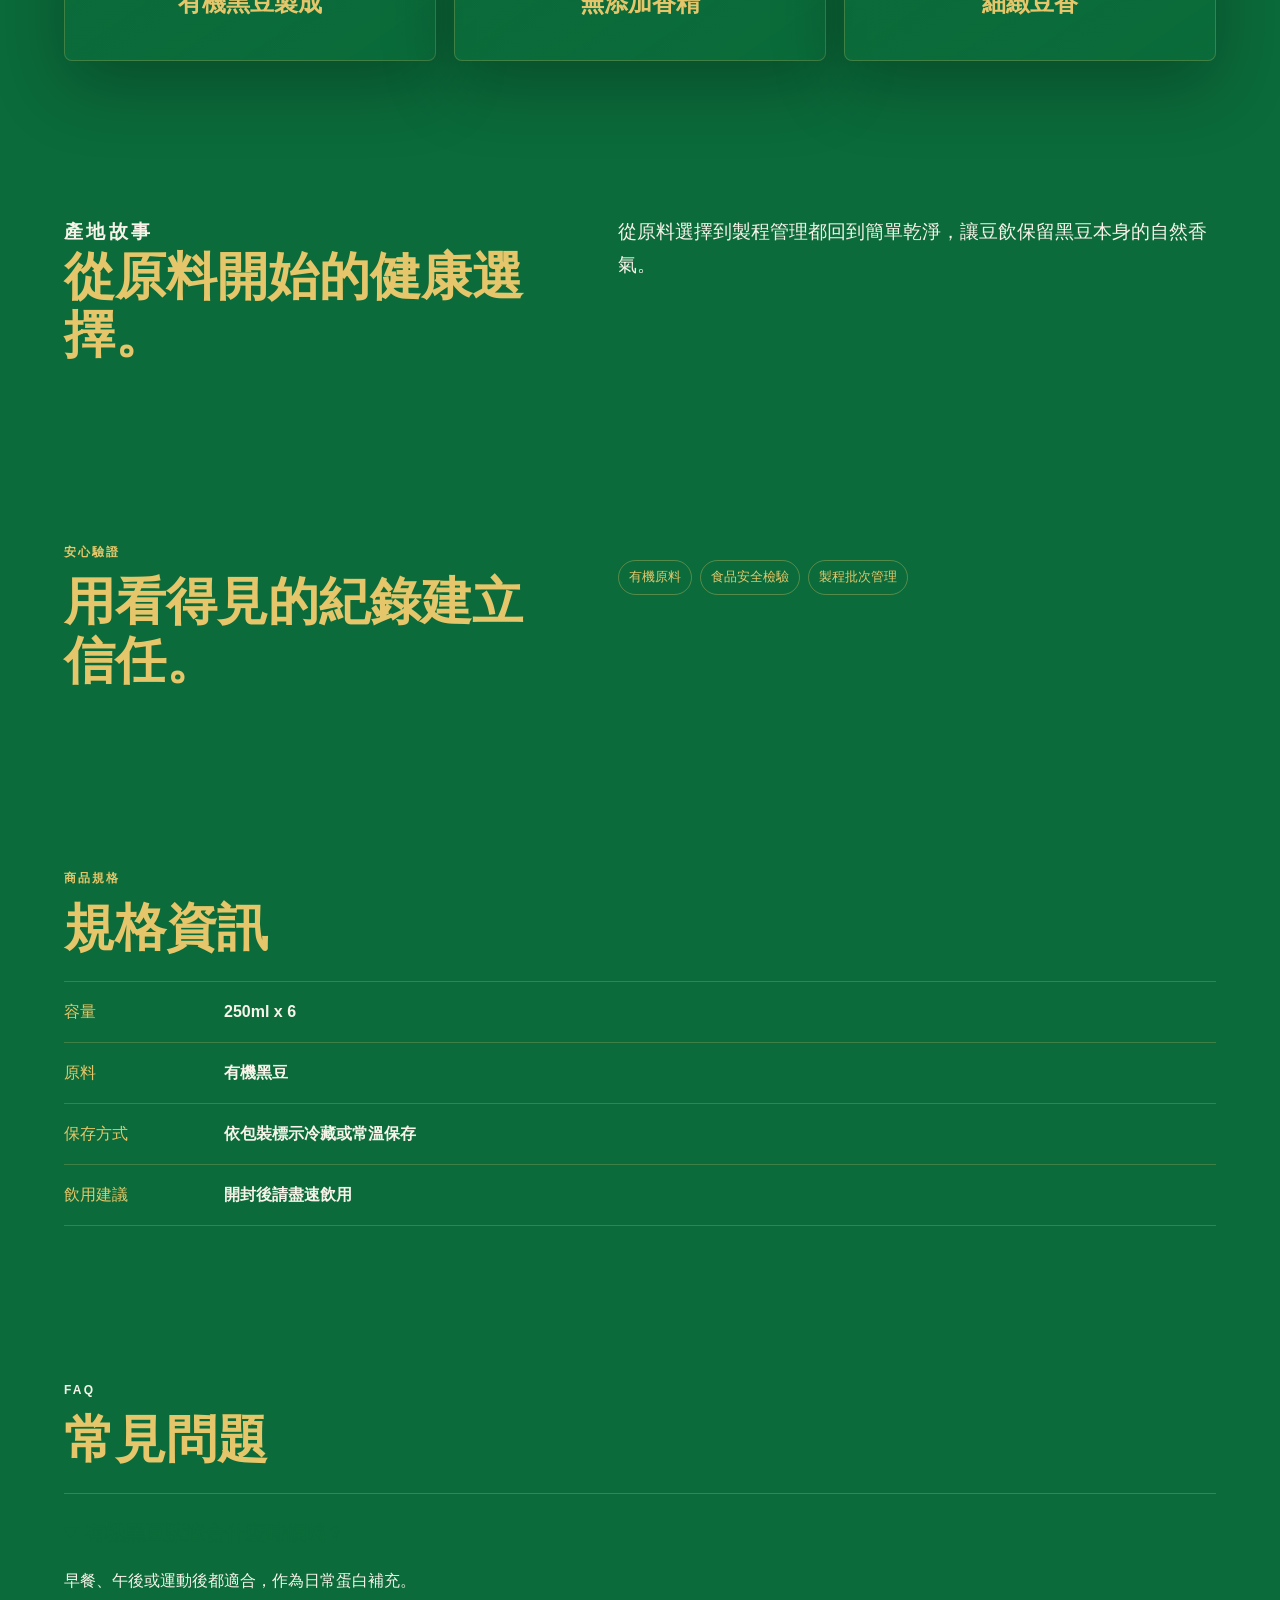
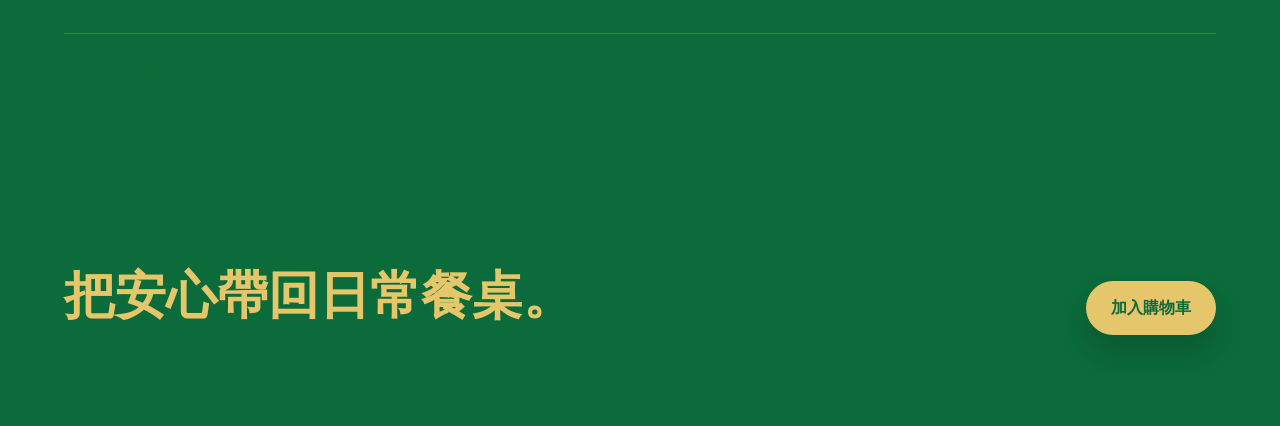
<file: products/organic-black-soymilk.html>
<!doctype html>
<html lang="zh-Hant">
  <head>
    <meta charset="UTF-8">
    <meta name="viewport" content="width=device-width, initial-scale=1.0">
    <title>有機黑豆漿｜心有戚戚焉豆飲系列</title>
    <meta name="description" content="有機黑豆漿使用有機黑豆製成，豆香細緻、無添加香精，適合日常健康補充。">
    <meta property="og:title" content="有機黑豆漿｜心有戚戚焉">
    <meta property="og:description" content="使用有機黑豆製成，豆香細緻、無添加香精，適合日常健康補充。">
    <meta property="og:type" content="product">
    <meta property="og:image" content="../assets/images/product-soymilk.svg">
    <link rel="stylesheet" href="../assets/css/styles.css?v=20260609-5">
  </head>
  <body>
    <header class="product-template-header">
      <a class="brand-mark" href="../index.html#/">
        <object class="brand-logo" data="../assets/images/logo-qih-final-transparent.png?v=20260614-home-final" type="image/png" aria-label="心有戚戚焉正式Logo"><span class="logo-fallback">心有戚戚焉</span></object>
        <span><strong>心有戚戚焉</strong><small>為健康把關</small></span>
      </a>
      <nav class="template-nav"><a href="../index.html#/story">品牌故事</a><a href="../index.html#/verification">安心驗證</a><a href="../index.html#/series">商品系列</a></nav>
    </header>
    <main class="product-template">
      <section class="template-product-hero">
        <div class="template-product-copy">
          <p class="badge">豆飲系列</p>
          <h1>有機黑豆漿</h1>
          <p>以有機黑豆製成，口感溫潤、豆香細緻，不添加香精，適合早餐、運動後與日常補充。</p>
          <div class="price-line"><strong>NT$ 420</strong><span>250ml x 6</span></div>
          <div class="detail-actions"><a class="button primary" href="#purchase">立即購買</a><a class="button secondary" href="../index.html#/contact">詢問商品</a></div>
        </div>
        <div class="template-product-media"><img src="../assets/images/product-soymilk.svg" alt="有機黑豆漿"></div>
      </section>
      <section class="template-section">
        <p class="eyebrow">商品特色</p>
        <h2>讓豆香成為每天的溫柔補充。</h2>
        <div class="feature-cards"><article><span></span><h3>有機黑豆製成</h3></article><article><span></span><h3>無添加香精</h3></article><article><span></span><h3>細緻豆香</h3></article></div>
      </section>
      <section class="template-section two-column"><div><p class="eyebrow">產地故事</p><h2>從原料開始的健康選擇。</h2></div><p>從原料選擇到製程管理都回到簡單乾淨，讓豆飲保留黑豆本身的自然香氣。</p></section>
      <section class="template-section trust-block"><div><p class="eyebrow">安心驗證</p><h2>用看得見的紀錄建立信任。</h2></div><div class="verification-chips"><span>有機原料</span><span>食品安全檢驗</span><span>製程批次管理</span></div></section>
      <section class="template-section"><p class="eyebrow">商品規格</p><h2>規格資訊</h2><div class="spec-table"><div><span>容量</span><strong>250ml x 6</strong></div><div><span>原料</span><strong>有機黑豆</strong></div><div><span>保存方式</span><strong>依包裝標示冷藏或常溫保存</strong></div><div><span>飲用建議</span><strong>開封後請盡速飲用</strong></div></div></section>
      <section class="template-section faq-section"><p class="eyebrow">FAQ</p><h2>常見問題</h2><details open><summary>有機黑豆漿適合什麼時候喝？</summary><p>早餐、午後或運動後都適合，作為日常蛋白補充。</p></details><details><summary>是否添加香精？</summary><p>不添加香精，以黑豆本身的自然豆香為主。</p></details></section>
      <section id="purchase" class="template-section purchase-cta"><h2>把安心帶回日常餐桌。</h2><a class="button primary" href="../index.html#/series">加入購物車</a></section>
    </main>
    <script type="application/ld+json">{"@context":"https://schema.org","@type":"Product","name":"有機黑豆漿","description":"有機黑豆漿使用有機黑豆製成，豆香細緻、無添加香精，適合日常健康補充。","image":"../assets/images/product-soymilk.svg","brand":{"@type":"Brand","name":"心有戚戚焉"},"offers":{"@type":"Offer","priceCurrency":"TWD","price":"420","availability":"https://schema.org/InStock"}}</script>
  </body>
</html>
</file>
<file: assets/css/styles.css>
﻿:root {
  --brand-green: #0B6B3A;
  --brand-green-dark: #0B6B3A;
  --gold-primary: #E5C66A;
  --gold-dark: #E5C66A;
  --gold-light: #E5C66A;
  --gold-deep: #E5C66A;
  --neutral-white: #F7F3E9;
  --brand-green-rgb: 11, 107, 58;
  --brand-green-dark-rgb: 11, 107, 58;
  --gold-primary-rgb: 229, 198, 106;
  --gold-dark-rgb: 229, 198, 106;
  --gold-light-rgb: 229, 198, 106;
  --gold-deep-rgb: 229, 198, 106;
  --neutral-white-rgb: 247, 243, 233;

  --brand-green-primary: var(--brand-green);
  --brand-green-secondary: var(--brand-green-dark);
  --brand-green-light: var(--brand-green);
  --brand-gold-light: var(--gold-light);
  --brand-gold: var(--gold-primary);
  --brand-gold-dark: var(--gold-dark);
  --brand-ivory: var(--neutral-white);
  --brand-green-primary-rgb: var(--brand-green-rgb);
  --brand-green-secondary-rgb: var(--brand-green-dark-rgb);
  --brand-green-light-rgb: var(--brand-green-rgb);
  --brand-gold-light-rgb: var(--gold-light-rgb);
  --brand-gold-rgb: var(--gold-primary-rgb);
  --brand-gold-dark-rgb: var(--gold-dark-rgb);
  --brand-ivory-rgb: var(--neutral-white-rgb);

  --green: var(--brand-green);
  --green-2: var(--brand-green-dark);
  --green-3: var(--brand-green);
  --light-green: var(--brand-green);
  --cream: var(--neutral-white);
  --page: var(--brand-green-dark);
  --gold: var(--gold-primary);
  --champagne: var(--gold-primary);
  --ink: var(--neutral-white);
  --soft-ink: var(--neutral-white);
  --white: var(--neutral-white);
  --line: rgba(var(--gold-primary-rgb), .26);
  --shadow: 0 24px 70px rgba(0, 0, 0, .28);
  --header-height: 78px;
}

* { box-sizing: border-box; }
html { scroll-behavior: smooth; }

body {
  margin: 0;
  color: var(--ink);
  background: var(--brand-green-dark);
  font-family: "Noto Sans TC", "PingFang TC", "Microsoft JhengHei", Arial, sans-serif;
  line-height: 1.75;
}

a { color: inherit; text-decoration: none; }
button, input, select, textarea { font: inherit; }
img { display: block; max-width: 100%; }

.site-header {
  position: fixed;
  top: 0;
  left: 0;
  right: 0;
  z-index: 20;
  display: grid;
  grid-template-columns: minmax(210px, .8fr) minmax(0, 1.35fr) minmax(250px, .9fr);
  align-items: center;
  gap: 20px;
  min-height: var(--header-height);
  padding: 10px clamp(18px, 4vw, 54px);
  color: var(--gold-primary);
  background: var(--brand-green);
  border-bottom: 1px solid rgba(var(--gold-primary-rgb), .28);
  box-shadow: 0 12px 32px rgba(0, 0, 0, .18);
}

.header-brand-link {
  display: inline-flex;
  align-items: center;
  gap: 14px;
  min-width: max-content;
  color: var(--gold-primary);
}

.header-logo {
  width: auto;
  height: 56px;
  object-fit: contain;
  filter: saturate(.82) brightness(1.04) contrast(.98) drop-shadow(0 8px 16px rgba(0, 0, 0, .16));
}

.header-brand-link strong {
  display: block;
  color: var(--gold-primary);
  background: none;
  font-family: "Noto Serif TC", "Source Han Serif TC", "Songti TC", Georgia, serif;
  font-size: clamp(24px, 2.2vw, 34px);
  font-weight: 700;
  line-height: 1;
  letter-spacing: .04em;
  text-shadow: 0 5px 14px rgba(0, 0, 0, .18);
}

.site-nav {
  display: flex;
  align-items: center;
  justify-content: center;
  gap: clamp(14px, 2vw, 28px);
  color: var(--gold-primary);
  font-size: 13px;
  letter-spacing: .08em;
  opacity: .96;
}

.site-nav a {
  padding: 8px 0;
  border-bottom: 2px solid transparent;
  transition: color .2s ease, border-color .2s ease, opacity .2s ease;
}

.site-nav a.is-active,
.site-nav a:hover {
  color: var(--gold-light);
  border-color: var(--gold-light);
}

.site-nav:hover { opacity: 1; }

.commerce-nav {
  display: flex;
  align-items: center;
  justify-content: end;
  gap: 12px;
  color: var(--gold-primary);
  font-size: 12px;
  letter-spacing: .05em;
  opacity: .96;
  white-space: nowrap;
  transition: opacity .2s ease;
}

.commerce-nav:hover { opacity: 1; }

.commerce-nav a:hover {
  color: var(--gold-light);
}

.cart-link {
  display: inline-flex;
  align-items: center;
  gap: 6px;
  padding: 7px 10px;
  border: 1px solid rgba(var(--gold-primary-rgb), .42);
  border-radius: 999px;
}

.cart-link span {
  display: grid;
  place-items: center;
  min-width: 20px;
  height: 20px;
  color: var(--brand-green);
  background: var(--gold-primary);
  border-radius: 50%;
  font-size: 12px;
}

.menu-toggle {
  display: none;
  width: 42px;
  height: 42px;
  border: 1px solid var(--line);
  border-radius: 50%;
  background: rgba(var(--gold-primary-rgb), .08);
}

.menu-toggle span {
  display: block;
  width: 18px;
  height: 2px;
  margin: 4px auto;
  background: var(--gold-primary);
}

main {
  min-height: 70vh;
  padding-top: var(--header-height);
}

.brand-identity-section {
  display: grid;
  justify-items: center;
  align-content: center;
  gap: 0;
  min-height: clamp(150px, 12vw, 180px);
  padding: 10px clamp(18px, 5vw, 72px) 12px;
  color: var(--gold-primary);
  text-align: center;
  background: var(--brand-green);
}

.brand-identity-logo {
  width: auto;
  height: clamp(64px, 5vw, 78px);
  object-fit: contain;
  filter: saturate(.86) brightness(1.03) contrast(.98) drop-shadow(0 10px 20px rgba(0, 0, 0, .14));
}

.brand-identity-section h1 {
  margin: 2px 0 0;
  color: transparent;
  background: linear-gradient(115deg, var(--gold-light) 0%, var(--gold-primary) 42%, var(--gold-dark) 72%, var(--gold-deep) 100%);
  -webkit-background-clip: text;
  background-clip: text;
  font-family: "Noto Serif TC", "Source Han Serif TC", serif;
  font-size: clamp(40px, 3.8vw, 54px);
  font-weight: 700;
  line-height: 1;
  letter-spacing: .04em;
  text-shadow: 0 8px 18px rgba(0, 0, 0, .14);
}

.brand-tagline {
  margin: clamp(16px, 1.7vw, 24px) 0 0;
  color: var(--neutral-white);
  font-family: "Noto Serif TC", "Source Han Serif TC", serif;
  font-size: clamp(18px, 1.65vw, 24px);
  font-weight: 400;
  letter-spacing: .16em;
  line-height: 1.35;
}

.brand-belief {
  margin: 0;
  color: var(--gold-primary);
  font-family: "Noto Serif TC", "Source Han Serif TC", serif;
  font-size: clamp(14px, 1.15vw, 17px);
  font-weight: 500;
  letter-spacing: .14em;
  line-height: 1.6;
  margin-top: clamp(8px, 1vw, 14px);
}

.hero-section {
  position: relative;
  height: min(78vh, 780px);
  min-height: 560px;
  display: grid;
  place-items: center;
  padding: clamp(48px, 7vw, 96px) clamp(18px, 5vw, 72px) clamp(48px, 7vw, 90px);
  overflow: hidden;
  background: var(--brand-green-dark);
}

.hero-image {
  position: absolute;
  inset: 0;
  z-index: 0;
  width: 100%;
  height: 100%;
  overflow: hidden;
}

.hero-image img {
  width: 100%;
  height: 100%;
  object-fit: cover;
  object-position: center center;
}

.hero-slide {
  position: absolute;
  inset: 0;
  display: grid;
  place-items: center;
  padding: inherit;
  opacity: 0;
  pointer-events: none;
  transition: opacity .7s ease;
}

.hero-slide.is-active {
  opacity: 1;
  pointer-events: auto;
}

.hero-slide .hero-copy {
  z-index: 1;
}

.hero-slide::after {
  content: "";
  position: absolute;
  inset: 0;
  z-index: 0;
  pointer-events: none;
  background:
    radial-gradient(circle at 50% 35%, rgba(var(--gold-light-rgb), .14), rgba(var(--gold-primary-rgb), 0) 36%),
    radial-gradient(ellipse at 50% 48%, rgba(var(--brand-green-rgb), .29) 0%, rgba(var(--brand-green-rgb), .14) 40%, rgba(var(--brand-green-rgb), .05) 68%),
    linear-gradient(180deg, rgba(var(--brand-green-rgb), .13) 0%, rgba(var(--brand-green-rgb), .07) 46%, rgba(var(--brand-green-rgb), .26) 100%);
}

.hero-slide-brand::after {
  background:
    radial-gradient(circle at 50% 35%, rgba(var(--gold-light-rgb), .14), rgba(var(--gold-primary-rgb), 0) 36%),
    radial-gradient(ellipse at 50% 48%, rgba(var(--brand-green-rgb), .27) 0%, rgba(var(--brand-green-rgb), .14) 40%, rgba(var(--brand-green-rgb), .05) 68%),
    linear-gradient(180deg, rgba(var(--brand-green-rgb), .12) 0%, rgba(var(--brand-green-rgb), .06) 46%, rgba(var(--brand-green-rgb), .25) 100%);
}

.hero-slide-compact {
  justify-items: start;
}

.hero-slide-compact .hero-copy {
  justify-items: start;
  max-width: 560px;
  margin-right: auto;
  text-align: left;
}

.hero-slide-compact .hero-copy h1 {
  font-size: clamp(38px, 4.8vw, 68px);
  line-height: 1.16;
}

.hero-slide-compact .hero-actions {
  justify-content: flex-start;
}

.hero-carousel-arrow {
  position: absolute;
  top: 50%;
  z-index: 2;
  display: grid;
  place-items: center;
  width: 46px;
  height: 46px;
  color: var(--gold);
  background: rgba(var(--brand-green-dark-rgb), .48);
  border: 1px solid rgba(var(--brand-gold-rgb), .45);
  border-radius: 50%;
  cursor: pointer;
  transform: translateY(-50%);
  transition: background .2s ease, transform .2s ease;
}

.hero-carousel-arrow:hover {
  background: rgba(var(--brand-green-dark-rgb), .72);
  transform: translateY(-50%) scale(1.04);
}

.hero-carousel-prev {
  left: clamp(18px, 4vw, 56px);
}

.hero-carousel-next {
  right: clamp(18px, 4vw, 56px);
}

.hero-carousel-dots {
  position: absolute;
  left: 50%;
  bottom: clamp(58px, 8vh, 82px);
  z-index: 2;
  display: flex;
  gap: 10px;
  transform: translateX(-50%);
}

.hero-carousel-dot {
  width: 10px;
  height: 10px;
  padding: 0;
  background: rgba(var(--brand-ivory-rgb), .56);
  border: 1px solid rgba(var(--brand-gold-rgb), .72);
  border-radius: 50%;
  cursor: pointer;
  transition: background .2s ease, transform .2s ease;
}

.hero-carousel-dot.is-active {
  background: var(--gold);
  transform: scale(1.2);
}

.hero-section::after {
  content: none;
}

.hero-copy {
  position: relative;
  z-index: 1;
  display: grid;
  justify-items: center;
  max-width: 820px;
  color: var(--cream);
  text-align: center;
  text-shadow:
    0 3px 12px rgba(0, 0, 0, .72),
    0 16px 42px rgba(0, 0, 0, .42);
}

.hero-brand-logo {
  width: auto;
  height: clamp(70px, 8vw, 112px);
  margin-bottom: clamp(18px, 2.4vw, 32px);
  object-fit: contain;
  filter: drop-shadow(0 10px 22px rgba(0, 0, 0, .26));
}

.eyebrow {
  margin: 0 0 10px;
  color: var(--gold);
  font-size: 12px;
  font-weight: 800;
  letter-spacing: .18em;
  text-transform: none;
}

.hero-copy h1,
.hero-copy h2,
.page-hero h1 {
  margin: 0 0 18px;
  color: var(--gold);
  font-family: "Noto Serif TC", "Source Han Serif TC", "Songti TC", Georgia, serif;
  font-size: clamp(44px, 5.4vw, 72px);
  font-weight: 700;
  line-height: 1;
  letter-spacing: 0;
}

.hero-copy h1 {
  font-size: clamp(54px, 7vw, 92px);
  letter-spacing: .04em;
}

.hero-copy h2 {
  color: var(--gold-light);
  text-shadow:
    0 2px 8px rgba(0, 0, 0, .82),
    0 18px 44px rgba(0, 0, 0, .46);
}

.hero-copy p,
.page-hero p {
  max-width: 660px;
  color: var(--ink);
  font-size: clamp(17px, 1.8vw, 22px);
}

.hero-copy p {
  color: var(--neutral-white);
}

.hero-subtitle {
  margin: 0 0 clamp(18px, 2vw, 28px);
  color: var(--cream) !important;
  font-size: clamp(20px, 2vw, 28px) !important;
  font-family: "Noto Serif TC", "Source Han Serif TC", "Songti TC", Georgia, serif;
  font-weight: 600;
  letter-spacing: .12em;
}

.hero-belief {
  margin: 0 0 12px;
  color: var(--champagne) !important;
  font-size: clamp(17px, 1.6vw, 22px) !important;
  font-weight: 700;
  letter-spacing: .08em;
}

.hero-statement {
  margin: 0;
  color: var(--neutral-white) !important;
  font-size: clamp(18px, 1.6vw, 24px) !important;
  line-height: 1.9;
  font-weight: 600;
  text-shadow:
    0 2px 8px rgba(0, 0, 0, .85),
    0 16px 38px rgba(0, 0, 0, .52);
}

.hero-proof {
  display: flex;
  flex-wrap: wrap;
  justify-content: center;
  gap: 10px;
  margin-top: clamp(18px, 2.4vw, 30px);
}

.hero-proof span {
  padding: 7px 14px;
  color: var(--gold);
  background: rgba(var(--brand-green-rgb), .42);
  border: 1px solid rgba(var(--gold-primary-rgb), .46);
  border-radius: 999px;
  font-size: clamp(14px, 1.2vw, 16px);
  font-weight: 700;
  letter-spacing: .04em;
}

.hero-scroll-cue {
  position: absolute;
  left: 50%;
  bottom: clamp(18px, 4vh, 36px);
  z-index: 1;
  display: grid;
  gap: 4px;
  justify-items: center;
  color: var(--cream);
  font-size: 13px;
  letter-spacing: .12em;
  opacity: .82;
  transform: translateX(-50%);
  animation: scrollCueFloat 1.8s ease-in-out infinite;
}

@keyframes scrollCueFloat {
  0%, 100% { transform: translate(-50%, 0); opacity: .72; }
  50% { transform: translate(-50%, 7px); opacity: 1; }
}

.hero-actions,
.detail-actions {
  display: flex;
  flex-wrap: wrap;
  gap: 12px;
  margin-top: 28px;
}

.button {
  display: inline-flex;
  align-items: center;
  justify-content: center;
  min-height: 48px;
  padding: 12px 24px;
  border: 1px solid var(--gold);
  border-radius: 999px;
  font-weight: 800;
  cursor: pointer;
  transition: transform .22s ease, box-shadow .22s ease, background .22s ease, color .22s ease, border-color .22s ease;
}

.button.primary {
  color: var(--green-2);
  background: linear-gradient(135deg, var(--brand-gold-light), var(--brand-gold) 58%, var(--brand-gold-dark));
  border-color: var(--brand-gold);
  box-shadow: 0 16px 32px rgba(0, 0, 0, .18);
}

.button.secondary {
  color: var(--gold);
  background: transparent;
  border-color: var(--gold);
}

.hero-section .button.secondary {
  color: var(--gold);
  background: rgba(var(--brand-ivory-rgb), .05);
  border-color: var(--gold);
}

.button:hover {
  transform: translateY(-2px);
}

.button.primary:hover {
  background: linear-gradient(135deg, var(--brand-gold-light), var(--brand-gold));
  box-shadow: 0 20px 42px rgba(0, 0, 0, .24);
}

.button.secondary:hover {
  background: rgba(var(--brand-gold-rgb), .14);
}

.section {
  padding: clamp(48px, 7vw, 104px) clamp(18px, 5vw, 72px);
  background: var(--green-2);
}

.section-heading {
  display: flex;
  justify-content: space-between;
  align-items: end;
  gap: 24px;
  margin-bottom: 30px;
}

.section-heading.centered {
  display: block;
  max-width: 760px;
  margin-inline: auto;
  text-align: center;
}

.section h2,
.site-footer h2 {
  margin: 0;
  color: var(--gold);
  font-family: Georgia, "Times New Roman", serif;
  font-size: clamp(32px, 5vw, 62px);
  line-height: 1.12;
  letter-spacing: 0;
}

.philosophy-grid,
.category-grid,
.feature-cards,
.payment-grid {
  display: grid;
  grid-template-columns: repeat(3, minmax(0, 1fr));
  gap: 18px;
}

.philosophy-grid article,
.category-card,
.product-card,
.journal-grid article,
.values-grid article,
.verification-gallery article,
.feature-cards article,
.payment-grid article,
.contact-form,
.contact-card {
  background: linear-gradient(145deg, rgba(var(--brand-green-secondary-rgb), .86), rgba(var(--brand-green-primary-rgb), .92));
  border: 1px solid rgba(var(--brand-gold-rgb), .24);
  border-radius: 8px;
  box-shadow: var(--shadow);
}

.philosophy-grid article {
  min-height: 270px;
  padding: 36px;
  text-align: center;
}

.line-icon {
  display: block;
  width: 72px;
  height: 72px;
  margin: 0 auto 24px;
  border: 2px solid var(--green);
  border-radius: 50%;
  background:
    radial-gradient(circle at 50% 62%, var(--gold) 0 8px, transparent 9px),
    linear-gradient(135deg, transparent 45%, var(--green-3) 46% 54%, transparent 55%);
}

.philosophy-grid h3,
.category-card h3,
.feature-cards h3 {
  margin: 0 0 8px;
  color: var(--gold);
  font-size: 24px;
}

.philosophy-grid p,
.category-card p,
.journal-grid p,
.prose p,
.verification-gallery p {
  margin: 0;
  color: var(--cream);
}

.environment-section,
.origin-story,
.trust-section,
.journal-preview,
.commerce-panel,
.product-verification,
.purchase-cta {
  display: grid;
  grid-template-columns: minmax(0, 1.05fr) minmax(0, .95fr);
  gap: clamp(28px, 5vw, 72px);
  align-items: center;
}

.brand-story-section {
  background: var(--green-2);
}

.story-columns {
  display: grid;
  grid-template-columns: repeat(2, minmax(0, 1fr));
  gap: clamp(24px, 5vw, 68px);
  max-width: 1120px;
}

.story-columns p {
  margin: 0;
  color: var(--cream);
  font-size: clamp(17px, 1.8vw, 21px);
}

.photo-panel img {
  width: 100%;
  aspect-ratio: 4 / 3;
  object-fit: cover;
  border-radius: 8px;
  box-shadow: var(--shadow);
}

.environment-section img,
.origin-story img,
.rounded-image {
  width: 100%;
  border-radius: 8px;
  box-shadow: var(--shadow);
}

.trust-section,
.shopping-steps,
.purchase-cta {
  background: var(--green);
}

.trust-visuals {
  display: grid;
  grid-template-columns: repeat(2, minmax(0, 1fr));
  gap: 18px;
}

.trust-visuals article {
  padding: 18px;
  background: rgba(var(--brand-green-secondary-rgb), .74);
  border: 1px solid rgba(var(--brand-gold-rgb), .26);
  border-radius: 8px;
}

.trust-visuals strong {
  display: block;
  margin-top: 14px;
  color: var(--gold);
}

.category-grid {
  grid-template-columns: repeat(5, minmax(0, 1fr));
}

.category-card {
  min-height: 220px;
  padding: 24px;
}

.category-card span {
  display: block;
  width: 42px;
  height: 42px;
  margin-bottom: 28px;
  border-radius: 50%;
  background: var(--gold);
  border: 10px solid rgba(var(--brand-gold-rgb), .16);
}

.product-grid {
  display: grid;
  grid-template-columns: repeat(3, minmax(0, 1fr));
  gap: 20px;
}

.product-grid.four {
  grid-template-columns: repeat(4, minmax(0, 1fr));
}

.product-card {
  overflow: hidden;
  display: grid;
  grid-template-rows: 340px minmax(0, auto);
}

.product-card > a {
  display: grid;
  place-items: center;
  overflow: hidden;
  padding: 6px 8px 4px;
  background: var(--neutral-white);
}

.product-card img {
  width: auto;
  height: auto;
  max-width: 97%;
  max-height: 330px;
  object-fit: contain;
  object-position: center center;
  background: var(--neutral-white);
}

.product-card-body {
  display: grid;
  align-content: start;
  padding: 18px 20px 20px;
}

.product-card h3 {
  margin-bottom: 6px;
}

.product-card p {
  margin: 0;
  color: var(--cream);
  min-height: 3.4em;
  font-size: 15px;
  line-height: 1.7;
}

.product-card .product-card-footer {
  margin-top: 16px;
}

.badge {
  display: inline-flex;
  margin: 0 0 10px;
  padding: 4px 10px;
  color: var(--green-2);
  background: var(--gold);
  border-radius: 999px;
  font-size: 13px;
  font-weight: 800;
}

.product-card h3,
.journal-grid h2,
.contact-card h2,
.verification-gallery h2 {
  margin: 0 0 8px;
  color: var(--gold);
  font-size: 23px;
  line-height: 1.28;
}

.shipping-note,
.verification-chips {
  display: flex;
  flex-wrap: wrap;
  gap: 8px;
  margin: 18px 0;
}

.shipping-note span,
.verification-chips span {
  padding: 5px 10px;
  color: var(--champagne);
  border: 1px solid rgba(var(--brand-gold-rgb), .34);
  border-radius: 999px;
  font-size: 13px;
}

.product-card-footer,
.price-line,
.card-actions {
  display: flex;
  justify-content: space-between;
  align-items: center;
  gap: 12px;
}

.product-card-footer strong,
.price-line strong {
  color: var(--gold);
  font-size: 22px;
}

.text-link {
  color: var(--gold);
  font-weight: 800;
  border-bottom: 2px solid var(--gold);
}

.icon-button {
  display: inline-grid;
  place-items: center;
  width: 38px;
  height: 38px;
  color: var(--green-2);
  background: var(--gold);
  border: 1px solid var(--gold);
  border-radius: 50%;
  cursor: pointer;
}

.icon-button.large {
  width: 48px;
  height: 48px;
}

.icon-button.is-active {
  color: var(--white);
  background: var(--gold);
  border-color: var(--gold);
}

.steps-grid {
  display: grid;
  grid-template-columns: repeat(5, minmax(0, 1fr));
  gap: 12px;
}

.steps-grid article {
  padding: 22px;
  text-align: center;
  background: rgba(var(--brand-green-secondary-rgb), .74);
  border: 1px solid rgba(var(--brand-gold-rgb), .26);
  border-radius: 8px;
}

.steps-grid span,
.values-grid span {
  display: block;
  color: var(--gold);
  font-size: 12px;
  font-weight: 900;
  letter-spacing: .12em;
}

.journal-preview {
  grid-template-columns: 1fr auto;
}

.page-hero {
  padding: clamp(62px, 8vw, 118px) clamp(18px, 5vw, 72px) clamp(36px, 6vw, 72px);
  background: linear-gradient(135deg, var(--green-2), var(--green));
}

.series-hero {
  padding-bottom: 90px;
}

.series-block {
  padding-top: 56px;
  padding-bottom: 56px;
}

.series-block h2 {
  font-size: clamp(30px, 4.25vw, 53px);
}

.series-hero + .series-block {
  padding-top: 0;
}

.story-layout,
.contact-layout,
.product-detail-hero {
  display: grid;
  grid-template-columns: minmax(0, .95fr) minmax(0, 1.05fr);
  gap: clamp(30px, 5vw, 74px);
  align-items: center;
  padding: clamp(48px, 7vw, 98px) clamp(18px, 5vw, 72px);
}

.values-grid,
.journal-grid,
.verification-gallery {
  display: grid;
  grid-template-columns: repeat(3, minmax(0, 1fr));
  gap: 18px;
}

.values-grid article,
.journal-grid article,
.verification-gallery article {
  padding: 28px;
}

.verification-gallery img {
  width: 100%;
  margin-bottom: 20px;
}

.detail-media {
  padding: 20px;
  background: var(--white);
  border: 1px solid var(--line);
  border-radius: 8px;
  box-shadow: var(--shadow);
}

.detail-copy h1 {
  margin: 0 0 14px;
  color: var(--green);
  font-family: Georgia, "Times New Roman", serif;
  font-size: clamp(42px, 6vw, 76px);
  line-height: 1.05;
}

.feature-cards article {
  padding: 28px;
  text-align: center;
}

.feature-cards article span {
  display: block;
  width: 14px;
  height: 14px;
  margin: 0 auto 18px;
  border-radius: 50%;
  background: var(--gold);
  box-shadow: 0 0 0 10px rgba(var(--brand-gold-rgb), .16);
}

.faq-section details {
  padding: 22px 0;
  border-top: 1px solid var(--line);
}

.faq-section summary {
  color: var(--green);
  font-size: 20px;
  font-weight: 900;
  cursor: pointer;
}

.faq-section p {
  max-width: 760px;
  color: var(--soft-ink);
}

.purchase-cta {
  grid-template-columns: 1fr auto;
}

.brand-story-hero {
  padding-top: clamp(84px, 8vw, 124px);
  padding-bottom: clamp(58px, 6vw, 86px);
}

.brand-story-hero p:last-child {
  max-width: 760px;
}

.brand-story-belief {
  display: grid;
  grid-template-columns: minmax(0, 49fr) minmax(0, 51fr);
  gap: clamp(48px, 6vw, 92px);
  align-items: center;
  padding-top: 112px;
  padding-bottom: 112px;
}

.brand-story-image-placeholder,
.brand-story-card-image,
.brand-story-feature-image {
  display: block;
  background:
    linear-gradient(135deg, rgba(var(--brand-gold-rgb), .16), rgba(var(--brand-ivory-rgb), .88)),
    var(--brand-ivory);
  border: 1px solid rgba(var(--brand-gold-rgb), .26);
  border-radius: 8px;
  box-shadow: var(--shadow);
}

.brand-story-image-placeholder {
  width: 100%;
  aspect-ratio: 4 / 3;
  object-fit: cover;
  object-position: center 62%;
}

.brand-story-copy {
  max-width: 680px;
}

.brand-story-copy h2 {
  margin-bottom: 26px;
  font-size: clamp(40px, 4.6vw, 68px);
}

.brand-story-copy p:not(.eyebrow),
.brand-story-section-heading > p:not(.eyebrow),
.brand-story-verification p {
  margin: 0;
  color: var(--cream);
  font-size: 18px;
  line-height: 2;
}

.brand-story-copy p + p {
  margin-top: 18px;
}

.brand-story-beliefs {
  background: var(--green);
}

.brand-story-section-heading {
  margin-bottom: 44px;
}

.brand-story-section-heading h2 {
  margin-bottom: 18px;
}

.brand-story-card-grid {
  display: grid;
  grid-template-columns: repeat(3, minmax(0, 1fr));
  gap: 24px;
}

.brand-story-card-grid article {
  overflow: hidden;
  display: grid;
  grid-template-rows: minmax(400px, 76%) minmax(0, 24%);
  min-height: 560px;
  background: var(--brand-ivory);
  border: 1px solid rgba(var(--brand-gold-rgb), .28);
  border-radius: 8px;
  box-shadow: var(--shadow);
  transition: transform .35s ease, box-shadow .35s ease;
}

.brand-story-card-grid article:hover {
  transform: translateY(-6px);
  box-shadow: 0 30px 82px rgba(0, 0, 0, .34);
}

.brand-story-card-image {
  width: 100%;
  height: 100%;
  object-fit: cover;
  object-position: center center;
  border: 0;
  border-radius: 0;
  box-shadow: none;
  transition: transform .35s ease;
}

.brand-story-card-grid article:hover .brand-story-card-image {
  transform: scale(1.03);
}

.brand-story-card-grid article:first-child .brand-story-card-image {
  object-position: center 62%;
}

.brand-story-card-grid article:nth-child(2) .brand-story-card-image {
  object-position: center 52%;
}

.brand-story-card-grid article:nth-child(3) .brand-story-card-image {
  object-position: center 45%;
}

.brand-story-card-grid article > div:last-child {
  padding: 18px 28px 24px;
}

.brand-story-card-grid h3,
.brand-story-feature-copy h3 {
  color: var(--brand-green);
  font-size: 26px;
  line-height: 1.28;
}

.brand-story-card-grid h3 {
  margin: 0 0 6px;
}

.brand-story-feature-copy h3 {
  margin: 0 0 10px;
}

.brand-story-card-grid p {
  margin: 0;
  color: var(--brand-green-dark);
  font-size: 16px;
  line-height: 1.8;
}

.brand-story-features {
  padding-top: 112px;
  padding-bottom: 112px;
}

.brand-story-feature-list {
  display: grid;
  gap: 88px;
}

.brand-story-feature-list article {
  display: grid;
  grid-template-columns: minmax(0, 1fr) minmax(0, 1fr);
  gap: clamp(56px, 7vw, 104px);
  align-items: center;
  min-height: 420px;
}

.brand-story-feature-list article:nth-child(even) {
  grid-template-columns: minmax(0, 1fr) minmax(0, 1fr);
}

.brand-story-feature-list article:nth-child(even) .brand-story-feature-image {
  order: 2;
}

.brand-story-feature-image {
  width: 100%;
  aspect-ratio: 4 / 3;
  object-fit: cover;
  object-position: center center;
}

.brand-story-feature-image-rice {
  object-position: center 58%;
}

.brand-story-feature-copy {
  max-width: 560px;
  min-height: 0;
  padding: 0;
  background: transparent;
  border: 0;
  border-radius: 0;
}

.brand-story-feature-copy span {
  display: block;
  margin-bottom: 18px;
  color: var(--gold);
  font-family: Georgia, "Times New Roman", serif;
  font-size: 32px;
  line-height: 1;
}

.brand-story-feature-copy h3 {
  color: var(--gold);
  font-size: clamp(42px, 4.4vw, 64px);
  line-height: 1.08;
}

.brand-story-feature-copy p {
  margin: 0;
  color: var(--cream);
  font-size: 18px;
  line-height: 2;
}

.brand-story-feature-copy p + p {
  margin-top: 18px;
}

.brand-story-verification {
  background: var(--green);
}

.brand-story-verification-grid {
  display: grid;
  grid-template-columns: repeat(4, minmax(0, 1fr));
  gap: 20px;
  margin-top: 46px;
}

.brand-story-verification-grid article {
  min-height: 220px;
  padding: 34px 26px;
  background: rgba(var(--brand-green-secondary-rgb), .76);
  border: 1px solid rgba(var(--brand-gold-rgb), .24);
  border-radius: 8px;
  box-shadow: var(--shadow);
}

.brand-story-verification-grid span {
  display: block;
  width: 42px;
  height: 42px;
  margin-bottom: 34px;
  border: 1px solid rgba(var(--brand-gold-rgb), .76);
  border-radius: 50%;
  box-shadow: inset 0 0 0 11px rgba(var(--brand-gold-rgb), .12);
}

.brand-story-verification-grid h3 {
  margin: 0;
  color: var(--gold);
  font-size: 22px;
  line-height: 1.45;
}

.brand-story-cta {
  display: grid;
  grid-template-columns: 1fr auto;
  gap: 48px;
  align-items: center;
  background: var(--brand-ivory);
}

.brand-story-cta h2 {
  max-width: 760px;
  color: var(--brand-green);
}

.brand-story-cta p {
  margin: 18px 0 0;
  max-width: 640px;
  color: var(--brand-green-dark);
  font-size: 18px;
  line-height: 2;
}

.brand-story-soil-table {
  padding: 0;
  background: var(--green);
}

.brand-story-soil-table-container {
  max-width: 1440px;
  margin: 0 auto;
  padding: 96px 80px;
  box-sizing: border-box;
}

.brand-story-soil-table-heading {
  margin: 0 0 80px;
}

.brand-story-soil-table-heading h2 {
  color: var(--gold);
}

.brand-story-soil-table-heading p:not(.eyebrow) {
  margin: 18px 0 0;
  color: var(--cream);
  font-size: 18px;
  line-height: 1.8;
}

.brand-story-soil-table-list {
  display: grid;
  gap: 0;
}

.story-item {
  display: grid;
  grid-template-columns: 46% 54%;
  align-items: center;
  column-gap: 72px;
  min-height: 720px;
}

.story-media {
  display: flex;
  width: 100%;
  max-width: 680px;
  margin: 0;
  justify-content: center;
  align-items: center;
}

.story-media img {
  display: block;
  width: 100%;
  height: auto;
  object-fit: contain;
  border-radius: 18px;
  box-shadow: none;
}

.story-copy {
  width: 100%;
  max-width: 520px;
  align-self: center;
}

.story-copy span {
  display: block;
  margin-bottom: 20px;
  color: var(--gold);
  font-family: Georgia, "Times New Roman", serif;
  font-size: 58px;
  font-weight: 700;
  line-height: 1;
}

.story-copy h3 {
  margin: 0 0 40px;
  color: var(--gold);
  font-size: 54px;
  font-weight: 700;
  line-height: 1.25;
}

.story-copy p {
  margin: 0;
  color: var(--cream);
  font-size: 22px;
  line-height: 1.95;
}

.story-copy p + p {
  margin-top: 0;
}

.contact-form,
.contact-card {
  padding: 28px;
}

.contact-form {
  display: grid;
  gap: 16px;
}

.contact-form label {
  display: grid;
  gap: 6px;
  color: var(--green);
  font-weight: 800;
}

.contact-form input,
.contact-form select,
.contact-form textarea {
  width: 100%;
  padding: 13px 14px;
  color: var(--ink);
  background: var(--white);
  border: 1px solid var(--line);
  border-radius: 8px;
}

.payment-grid {
  grid-template-columns: repeat(2, minmax(0, 1fr));
}

.payment-grid article {
  padding: 20px;
}

.payment-grid strong,
.payment-grid span {
  display: block;
}

.site-footer {
  display: grid;
  grid-template-columns: 1fr 1fr;
  gap: 32px;
  padding: clamp(42px, 6vw, 78px) clamp(18px, 5vw, 72px);
  background: var(--green-2);
  border-top: 1px solid rgba(var(--brand-gold-rgb), .24);
}

.footer-grid {
  display: grid;
  gap: 8px;
  align-content: end;
  color: var(--champagne);
}

.product-template-header {
  display: flex;
  align-items: center;
  justify-content: space-between;
  gap: 24px;
  padding: 14px clamp(18px, 4vw, 58px);
  background: rgba(var(--brand-green-primary-rgb), .90);
  border-bottom: 1px solid rgba(var(--brand-gold-rgb), .24);
}

.template-nav {
  display: flex;
  gap: 22px;
  color: var(--champagne);
  font-size: 15px;
}

.product-template {
  background: var(--green-2);
}

.template-product-hero {
  display: grid;
  grid-template-columns: minmax(0, 46%) minmax(0, 54%);
  gap: clamp(28px, 5vw, 72px);
  align-items: center;
  padding: clamp(48px, 7vw, 96px) clamp(18px, 5vw, 72px);
}

.template-product-copy h1 {
  margin: 0 0 18px;
  color: var(--gold);
  font-family: Georgia, "Times New Roman", serif;
  font-size: clamp(42px, 6vw, 80px);
  line-height: 1.05;
}

.template-product-copy p {
  color: var(--cream);
  font-size: clamp(17px, 1.8vw, 21px);
}

.template-product-media {
  padding: 22px;
  background: rgba(var(--brand-ivory-rgb), .06);
  border: 1px solid rgba(var(--brand-gold-rgb), .24);
  border-radius: 8px;
  box-shadow: var(--shadow);
}

.template-product-media img {
  width: 100%;
  aspect-ratio: 1 / .82;
  object-fit: contain;
}

.template-section {
  padding: clamp(44px, 6vw, 86px) clamp(18px, 5vw, 72px);
}

.template-section h2 {
  margin: 0 0 24px;
  color: var(--gold);
  font-family: Georgia, "Times New Roman", serif;
  font-size: clamp(30px, 4vw, 54px);
  line-height: 1.14;
}

.template-section.two-column,
.trust-block {
  display: grid;
  grid-template-columns: minmax(0, .9fr) minmax(0, 1.1fr);
  gap: clamp(24px, 5vw, 72px);
  align-items: start;
}

.template-section.two-column p {
  margin: 0;
  color: var(--cream);
  font-size: 19px;
}

.spec-table {
  display: grid;
  border-top: 1px solid rgba(var(--brand-gold-rgb), .24);
}

.spec-table div {
  display: grid;
  grid-template-columns: 140px 1fr;
  gap: 20px;
  padding: 16px 0;
  border-bottom: 1px solid rgba(var(--brand-gold-rgb), .24);
}

.spec-table span {
  color: var(--champagne);
}

.spec-table strong {
  color: var(--cream);
}

@media (max-width: 860px) {
  .product-template-header,
  .template-nav {
    align-items: flex-start;
    flex-direction: column;
  }

  .template-product-hero,
  .template-section.two-column,
  .trust-block {
    grid-template-columns: 1fr;
  }
}

.flow-page {
  min-height: 80vh;
  background: var(--green-2);
}

.flow-page.narrow {
  max-width: 860px;
  margin: 0 auto;
}

.flow-hero {
  padding: clamp(48px, 7vw, 92px) clamp(18px, 5vw, 72px) clamp(28px, 4vw, 52px);
}

.flow-hero h1 {
  margin: 0 0 14px;
  color: var(--gold);
  font-family: Georgia, "Times New Roman", serif;
  font-size: clamp(42px, 6vw, 76px);
  line-height: 1.05;
}

.flow-hero p {
  max-width: 720px;
  color: var(--cream);
  font-size: 19px;
}

.flow-layout {
  display: grid;
  grid-template-columns: minmax(0, 1.2fr) minmax(280px, .8fr);
  gap: 22px;
  padding: 0 clamp(18px, 5vw, 72px) clamp(48px, 7vw, 92px);
}

.flow-panel,
.flow-summary {
  display: grid;
  gap: 16px;
  padding: 28px;
  background: linear-gradient(145deg, rgba(var(--brand-green-secondary-rgb), .86), rgba(var(--brand-green-primary-rgb), .92));
  border: 1px solid rgba(var(--brand-gold-rgb), .24);
  border-radius: 8px;
  box-shadow: var(--shadow);
}

.flow-panel h2,
.flow-summary h2 {
  margin: 0;
  color: var(--gold);
  font-size: 26px;
}

.flow-panel label {
  display: grid;
  gap: 6px;
  color: var(--champagne);
  font-weight: 800;
}

.flow-panel input,
.flow-panel select {
  width: 100%;
  padding: 13px 14px;
  color: var(--green-2);
  background: var(--cream);
  border: 1px solid rgba(var(--brand-gold-rgb), .36);
  border-radius: 8px;
}

.cart-row {
  display: flex;
  justify-content: space-between;
  gap: 16px;
  padding: 14px 0;
  border-bottom: 1px solid rgba(var(--brand-gold-rgb), .24);
}

.flow-hero.complete {
  display: grid;
  place-items: start;
  min-height: 58vh;
}

@media (max-width: 860px) {
  .flow-layout {
    grid-template-columns: 1fr;
  }
}

@media (max-width: 1120px) {
  .site-header {
    grid-template-columns: minmax(190px, 1fr) auto minmax(180px, auto);
    gap: 12px;
  }

  .menu-toggle {
    display: block;
    grid-column: 2;
    justify-self: center;
  }

  .site-nav {
    position: absolute;
    top: calc(100% - 1px);
    right: 18px;
    left: 18px;
    display: none;
    flex-direction: column;
    align-items: stretch;
    gap: 0;
    padding: 12px;
    color: var(--gold-primary);
    background: var(--brand-green);
    border: 1px solid var(--line);
    border-radius: 8px;
    box-shadow: var(--shadow);
    opacity: 1;
  }

  .site-nav.is-open { display: flex; }
  .site-nav a { padding: 12px; }

  .commerce-nav {
    grid-column: 3;
    justify-content: end;
    flex-wrap: wrap;
  }

  .product-grid,
  .category-grid {
    grid-template-columns: repeat(2, minmax(0, 1fr));
  }
}

@media (max-width: 860px) {
  .hero-section {
    height: 64vh;
    min-height: 520px;
  }

  .hero-image {
    position: absolute;
    inset: 0;
    height: 100%;
  }

  .hero-copy {
    max-width: 560px;
  }

  .environment-section,
  .origin-story,
  .trust-section,
  .journal-preview,
  .commerce-panel,
  .product-verification,
  .purchase-cta,
  .story-layout,
  .contact-layout,
  .product-detail-hero,
  .site-footer {
    grid-template-columns: 1fr;
  }

  .product-grid,
  .philosophy-grid,
  .values-grid,
  .journal-grid,
  .verification-gallery,
  .feature-cards,
  .payment-grid {
    grid-template-columns: 1fr;
  }

  .story-columns {
    grid-template-columns: 1fr;
  }

  .steps-grid {
    grid-template-columns: repeat(2, minmax(0, 1fr));
  }
}

@media (max-width: 560px) {
  :root {
    --header-height: 70px;
  }

  .site-header {
    grid-template-columns: 1fr auto;
    padding: 8px 12px;
  }

  .header-brand-link {
    gap: 9px;
  }

  .header-logo {
    height: 44px;
  }

  .header-brand-link strong {
    font-size: clamp(20px, 6vw, 26px);
  }

  .menu-toggle {
    grid-column: 2;
  }

  .site-nav {
    right: 12px;
    left: 12px;
  }

  .commerce-nav {
    display: none;
    gap: 8px;
    font-size: 12px;
  }

  .commerce-nav a[href="#/favorites"] {
    display: none;
  }

  .hero-section {
    height: 60vh;
    min-height: 460px;
    padding: 42px 16px 38px;
  }

  .brand-identity-logo {
    height: 92px;
  }

  .brand-identity-section {
    min-height: 248px;
    padding-block: 18px 18px;
  }

  .brand-identity-section h1 {
    font-size: clamp(38px, 10.6vw, 50px);
  }

  .brand-tagline {
    margin-top: 14px;
    font-size: clamp(15px, 4.3vw, 19px);
  }

  .brand-belief {
    max-width: 320px;
    font-size: 13px;
    letter-spacing: .08em;
    margin-top: 8px;
  }

  .hero-copy h1,
  .hero-copy h2 {
    font-size: 42px;
    margin-bottom: 12px;
  }

  .hero-brand-logo {
    height: 70px;
    margin-bottom: 16px;
  }

  .hero-copy h1 {
    font-size: clamp(42px, 12vw, 58px);
  }

  .hero-subtitle {
    font-size: 18px !important;
    margin-bottom: 14px;
  }

  .hero-belief {
    max-width: 330px;
    font-size: 15px !important;
    letter-spacing: .04em;
  }

  .hero-statement {
    font-size: 16px !important;
  }

  .hero-proof {
    gap: 8px;
    margin-top: 16px;
  }

  .hero-proof span {
    padding: 6px 10px;
    font-size: 13px;
  }

  .hero-actions {
    justify-content: center;
    margin-top: 22px;
  }

  .hero-actions .button {
    min-width: 132px;
    padding-inline: 18px;
  }

  .hero-slide-compact .hero-copy {
    justify-items: center;
    max-width: 330px;
    margin-inline: auto;
    text-align: center;
  }

  .hero-slide-compact .hero-actions {
    justify-content: center;
  }

  .section,
  .page-hero,
  .story-layout,
  .contact-layout,
  .product-detail-hero {
    padding-left: 16px;
    padding-right: 16px;
  }

  .category-grid,
  .product-grid,
  .trust-visuals,
  .steps-grid {
    grid-template-columns: 1fr;
  }

  .section-heading,
  .product-card-footer,
  .price-line {
    align-items: start;
    flex-direction: column;
  }
}
/* Hero mobile layout */
@media (max-width: 768px) {
  .hero-section {
    height: clamp(380px, 92vw, 520px);
    min-height: 0;
    padding: clamp(28px, 7vw, 42px) clamp(18px, 6vw, 40px) clamp(36px, 8vw, 48px);
  }

  .hero-slide {
    min-height: 0;
    padding: inherit;
  }

  .hero-image img {
    object-fit: contain;
    object-position: center center;
  }

  .hero-copy {
    max-width: min(82vw, 520px);
    margin: 0 auto;
    transform: none;
  }

  .hero-copy h1,
  .hero-copy h2 {
    margin-bottom: 10px;
    font-size: clamp(30px, 8.6vw, 42px);
    line-height: 1.12;
  }

  .hero-slide-brand .hero-copy h1 {
    white-space: nowrap;
  }

  .hero-subtitle {
    margin-bottom: 10px;
    font-size: clamp(15px, 4.4vw, 18px) !important;
    letter-spacing: .08em;
  }

  .hero-statement {
    font-size: clamp(14px, 4vw, 16px) !important;
    line-height: 1.65;
  }

  .hero-proof {
    gap: 8px;
    margin-top: 12px;
  }

  .hero-proof span {
    padding: 5px 10px;
    font-size: 12px;
  }

  .hero-slide-compact {
    align-items: center;
    justify-items: start;
  }

  .hero-slide-compact .hero-copy {
    justify-items: start;
    width: min(48vw, 360px);
    max-width: 360px;
    margin: 0 auto 0 0;
    text-align: left;
  }

  .hero-slide-compact .hero-copy h1 {
    font-size: clamp(26px, 7vw, 34px);
    line-height: 1.16;
  }

  .hero-slide-compact .hero-actions {
    justify-content: flex-start;
  }

  .hero-actions {
    gap: 10px;
    margin-top: 16px;
  }

  .hero-actions .button {
    min-height: 42px;
    padding: 10px 18px;
    font-size: 14px;
  }

  .hero-carousel-arrow {
    width: 38px;
    height: 38px;
  }

  .hero-carousel-dots {
    bottom: 24px;
  }

  .hero-scroll-cue {
    bottom: 6px;
    font-size: 12px;
  }
}
</file>
